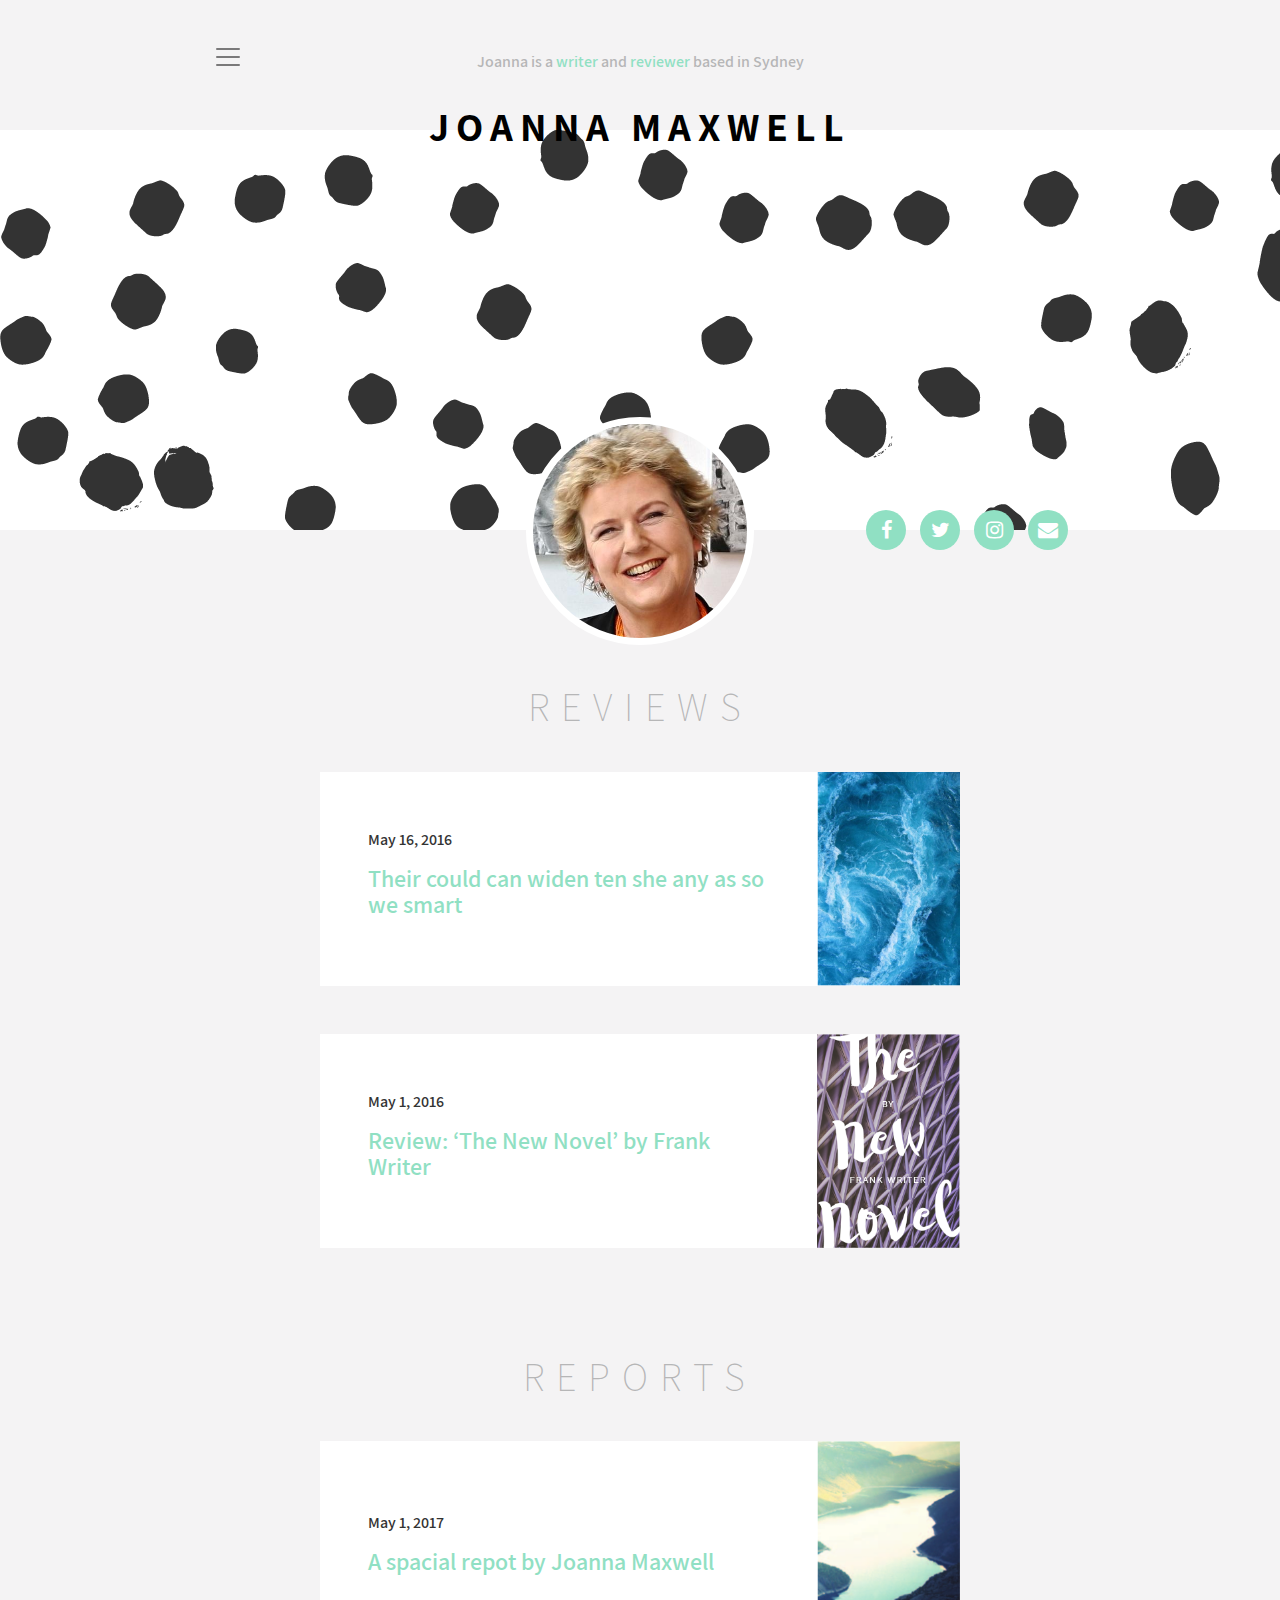
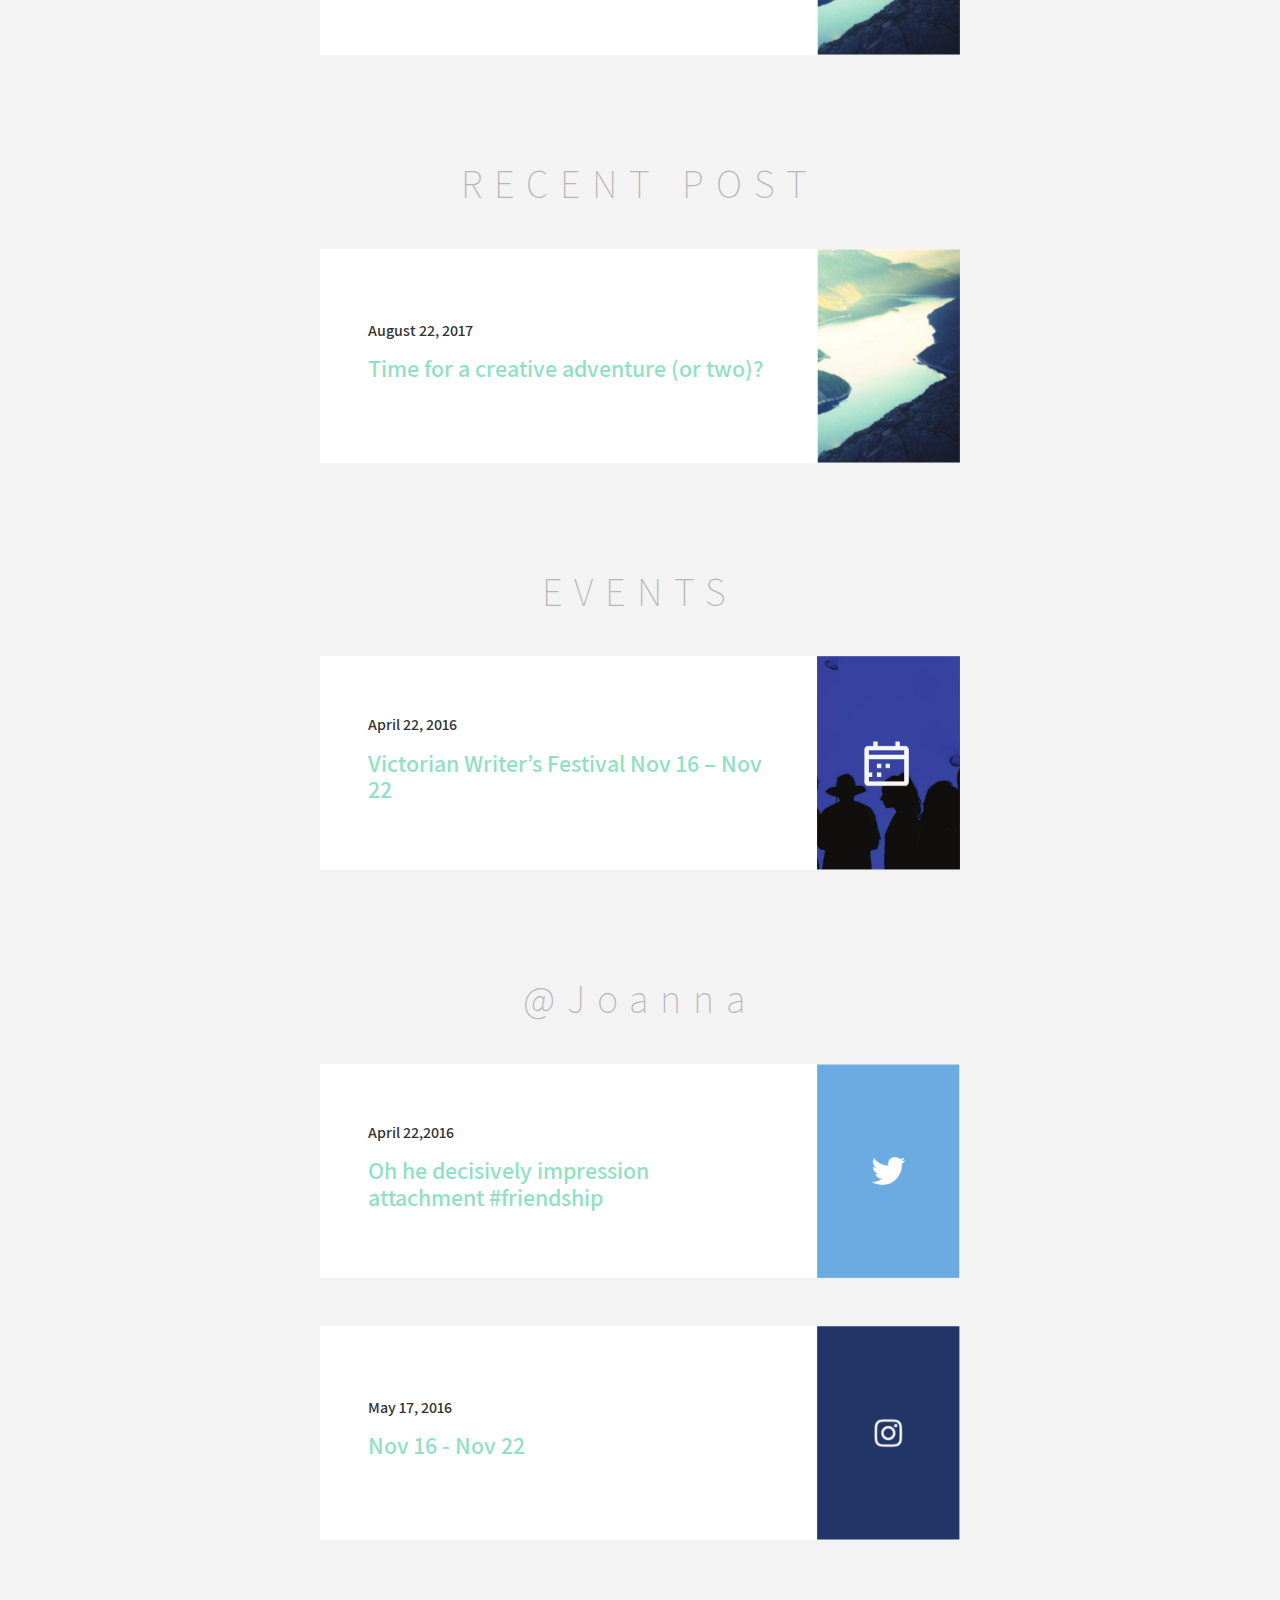
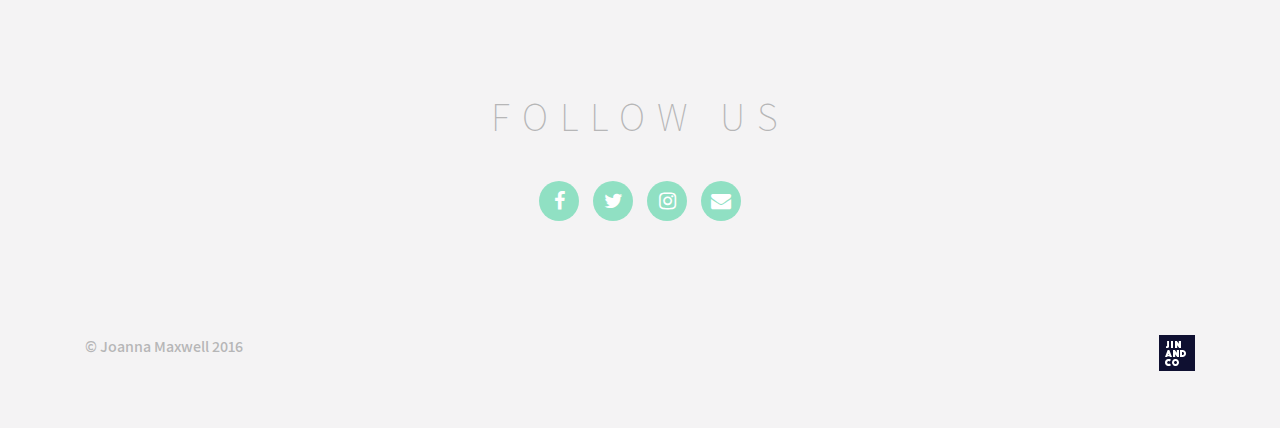
<file: index.html>
<!DOCTYPE html>
<html lang="en">
<head>
	<meta charset="utf-8">
	<meta name="viewport" content="width=device-width, initial-scale=1, shrink-to-fit=no">

	<link rel="stylesheet" href="css/bootstrap.min.css">
	<link rel="stylesheet" href="css/font-awesome.min.css">
	<link rel="stylesheet" href="css/main.css">
	<link rel="stylesheet" href="css/font-face.css">
</head>
<body>

	<!-- START HEADER CONVENTION -->
	<header class="header-1">

		<div class="container">
			<div class="tagline">
				<div class="hamburger hidden-md-down">
					<nav class="navbar navbar-light bg-faded navbar-toggleable-md">
					    <button class="navbar-toggler navbar-toggler-right collapsed" type="button" data-toggle="collapse" data-target="#jodi-navbar" aria-controls="jodi-navbar" aria-expanded="false" aria-label="Toggle navigation">
					       <span class="navbar-toggler-icon"></span>
					       <span class="close"><img src="img/close-icon.png"></span>
					    </button>

					    <div class="collapse navbar-collapse" id="jodi-navbar">
					        <ul class="navbar-nav">
                                <li class="nav-item"><a href="index.html" class="nav-link">Home</a></li>
					            <li class="nav-item"><a href="about.html" class="nav-link">About</a></li>
					            <li class="nav-item"><a href="blog.html" class="nav-link">Blog</a></li>
					            <li class="nav-item"><a href="book.html" class="nav-link">Book</a></li>
					            <li class="nav-item"><a href="reports.html" class="nav-link">Reports</a></li>
					            <li class="nav-item"><a href="contact-us.html" class="nav-link">Contact</a></li>
					        </ul>
					    </div>
					</nav>
				</div>

				<p class="text-center">Joanna is a <span>writer</span> and <span>reviewer</span> based in Sydney</p>
			</div>
		</div>
		
		<div class="banner">
			<h1 class="text-center">Joanna Maxwell</h1>
		</div>

		<div class="profile">
			<div class="container">
				<div class="row">
					<div class="col"></div>

					<div class="col-xs-3 text-center">
						<img src="img/icon-circle.jpeg" class="img-fluid img-responsive-custom" alt="Jodi Writes Image">
					</div>

					<div class="col">
						<table style="height: 225px;">
							<tbody>
								<tr>
									<td class="align-middle">
										<div class="social-icons">
											<ul class="list-inline">
												<li class="list-inline-item"><a class="fa fa-facebook" title="" target="_blank" href="#"></a></li>
												<li class="list-inline-item"><a class="fa fa-twitter" title="" target="_blank" href="https://twitter.com/joannabmaxwell/"></a></li>
												<li class="list-inline-item"><a class="fa fa-instagram" title="" target="_blank" href="#"></a></li>
												<li class="list-inline-item"><a class="fa fa-envelope" title="" target="_blank" href="#"></a></li>
											</ul>
										</div>
									</td>
								</tr>
							</tbody>
						</table>
					</div>
				</div>
			</div>
		</div>

	</header>
	<!-- END HEADER CONVENTION -->

	<!-- HTML START -->
	<div class="container">
		<!-- Content here -->
		<div class="custom-width-of-global">
			<h1 class="text-center mb-5  mt-6 ">REVIEWS</h1>

			<div class="media global-color-1 mb-5 custom-hover color-lighted">
				<div class="media-body  ml-5 mr-5">
					<h6 class="medmt-0 color-lighted-not mb-3">May 16, 2016</h6>
					<h4>Their could can widen ten she any as so we smart  </h4>
				
				</div>
				<img class="d-flex pull-right" src="img/img5.png" alt="Generic placeholder image">
			</div>


			<div class="media global-color-1 mb-5 custom-hover color-lighted">
				<div class="media-body ml-5 mr-5">
					<h6 class="medmt-0 color-lighted-not mb-3">May 1, 2016</h6>
					<h4>Review: ‘The New Novel’ by Frank Writer </h4>
				</div>
				<img class="d-flex pull-right" src="img/novel.png" alt="Generic placeholder image">
			</div>

			<h1 class="text-center mb-5 mt-7">REPORTS</h1>

			<div class="media global-color-1 mb-5 custom-hover color-lighted">
				<div class="media-body  ml-5 mr-5">
					<h6 class="medmt-0 color-lighted-not mb-3">May 1, 2017</h6>
					<h4> A spacial repot by Joanna Maxwell </h4>
					
				</div>
				<img class="d-flex pull-right" src="img/river.png" alt="Generic placeholder image">
			</div>

			<h1 class="text-center mb-5 mt-7">RECENT POST</h1>

			<div class="media global-color-1 mb-5 custom-hover color-lighted">
				<div class="media-body  ml-5 mr-5">
					<h6 class="medmt-0 color-lighted-not mb-3">August 22, 2017</h6>
					<h4> Time for a creative adventure (or two)? </h4>
					
				</div>
				<img class="d-flex pull-right" src="img/river.png" alt="Generic placeholder image">
			</div>

			<h1 class="text-center mb-5 mt-7">EVENTS</h1>

			<div class="media global-color-1 mb-5 custom-hover color-lighted">
				<div class="media-body  ml-5 mr-5">
					<h6 class="medmt-0 color-lighted-not mb-3">April 22, 2016</h6>
					<h4> Victorian Writer’s Festival Nov 16 – Nov 22 </h4>
				</div>
				<img class="d-flex pull-right" src="img/people-bg.png" alt="Generic placeholder image">
			</div>

			<h1 class="text-center mb-5 mt-7">@Joanna</h1>

			<div class="media global-color-1 mb-5 custom-hover color-lighted">
				<div class="media-body  ml-5 mr-5">
					<h6 class="medmt-0 color-lighted-not mb-3">April 22,2016</h6>
					<h4>Oh he decisively impression attachment #friendship  </h4>
				</div>
				<img class="d-flex pull-right" src="img/twitter-bg.png" alt="Generic placeholder image">
			</div>


			<div class="media global-color-1 mb-5 custom-hover color-lighted">
				<div class="media-body  ml-5 mr-5">
					<h6 class="medmt-0 color-lighted-not mb-3">May 17, 2016</h6>
					<h4> Nov 16 - Nov 22 </h4>
				</div>
				<img class="d-flex pull-right" src="img/instagram-bg.png" alt="Generic placeholder image">
			</div>
		
			

		</div>
	</div>
	<!-- HTML END -->



	<!-- START FOOTER CONVENTION -->
	<div class="custom-width-of-global follow-us-div">

		<h1 class="text-center mb-5 mt-6">FOLLOW US</h1>

		<div class="media mb-5">
			<div class="social-icons">
				<ul class="list-inline">
					<li class="list-inline-item"><a class="fa fa-facebook" title="" target="_blank" href="#"></a></li>
					<li class="list-inline-item"><a class="fa fa-twitter" title="" target="_blank" href="https://twitter.com/joannabmaxwell/"></a></li>
					<li class="list-inline-item"><a class="fa fa-instagram" title="" target="_blank" href="#"></a></li>
					<li class="list-inline-item"><a class="fa fa-envelope" title="" target="_blank" href="#"></a></li>
				</ul>
			</div>
		</div>

	</div>

	<footer class="footer">

		<div class="container">
			<div class="row">
				<div class="col text-left">
					&copy; Joanna Maxwell 2016
				</div>

				<div class="col text-right">
					<?xml version="1.0" encoding="UTF-8"?>
					<svg width="36px" height="36px" viewBox="0 0 36 36" version="1.1" xmlns="http://www.w3.org/2000/svg" xmlns:xlink="http://www.w3.org/1999/xlink">
					    <!-- Generator: Sketch 46.2 (44496) - http://www.bohemiancoding.com/sketch -->
					    <title>Logo</title>
					    <desc>Created with Sketch.</desc>
					    <defs></defs>
					    <g id="Page-1" stroke="none" stroke-width="1" fill="none" fill-rule="evenodd">
					        <g id="vikki-home-2" transform="translate(-1270.000000, -2030.000000)">
					            <g id="Footer" transform="translate(135.000000, 1994.000000)">
					                <g id="Logo" transform="translate(1135.000000, 36.000000)">
					                    <rect id="Rectangle-path" fill="#0F1031" x="0" y="0" width="36" height="36"></rect>
					                    <g id="Group" transform="translate(6.000000, 6.000000)" fill="#FFFFFF">
					                        <path d="M1,5.32105507 L1.633,5.32105507 C1.81789474,5.32105507 1.94215789,5.27919613 2.00578947,5.19509598 C2.06926316,5.11099582 2.10115789,4.99210878 2.10115789,4.83824373 L2.10115789,0 L4,0 L4,5.22625126 C4,5.87707179 3.877,6.33541763 3.63131579,6.60128881 C3.38563158,6.86735112 2.99405263,7 2.45673684,7 L1.00015789,7 L1.00015789,5.32105507 L1,5.32105507 Z" id="Shape"></path>
					                        <polygon id="Shape" points="6 0 8 0 8 7 6 7"></polygon>
					                        <polygon id="Shape" points="10 0 11.8486549 0 13.792157 2.69705657 13.792157 0 16 0 16 7 14.1407638 7 12.2076506 4.31345566 12.2076506 7 10 7"></polygon>
					                        <path d="M2.65880937,9 L4.34080779,9 L7,16 L4.79255654,16 L4.56151385,15.3704128 L2.43829473,15.3704128 L2.20686921,16 L0,16 L2.65880937,9 L2.65880937,9 Z M4,14 L3.50040469,13 L3,14 L4,14 L4,14 Z" id="Shape"></path>
					                        <polygon id="Shape" points="8 9 9.84865489 9 11.792157 11.6972477 11.792157 9 14 9 14 16 12.1405714 16 10.2074582 13.3132645 10.2074582 16 8 16"></polygon>
					                        <path d="M15,16 L15,9 L16.9136469,9 C17.5619544,9 18.1397978,9.0733945 18.6464234,9.22037462 C19.1532375,9.36735474 19.5807323,9.58792049 19.9292847,9.8816896 C20.2776487,10.1754587 20.5429253,10.5410933 20.7258682,10.9780199 C20.9088112,11.415711 21,11.9212538 21,12.4946483 C21,13.0684251 20.9088112,13.5737768 20.7258682,14.0110856 C20.5429253,14.4483945 20.2776487,14.8140291 19.9292847,15.1079893 C19.5807323,15.4015673 19.1534259,15.6238532 18.6464234,15.7742737 C18.1397978,15.9248853 17.5619544,16 16.9136469,16 L15,16 L15,16 Z M17,14 C17.636891,14 18.1292343,13.8762612 18.4777262,13.6289739 C18.8259861,13.3814963 19,13.0034266 19,12.4947649 C19,11.9862935 18.8259861,11.6101275 18.4777262,11.3660765 C18.1292343,11.1222159 17.636891,11 17,11 L17,14 L17,14 Z" id="Shape"></path>
					                        <path d="M0,21.5001821 C0,20.9666944 0.0926361498,20.4852987 0.278270309,20.0550843 C0.463361679,19.6248699 0.715216211,19.2564009 1.03311019,18.9496774 C1.35100416,18.6431359 1.72191062,18.4081755 2.14564863,18.244796 C2.56938665,18.0815987 3.02008323,18 3.4966528,18 C3.87443459,18 4.21005971,18.036428 4.50497557,18.1098303 C4.79952958,18.1834149 5.05283155,18.2664706 5.26506242,18.3599084 C5.51004161,18.4662781 5.72209155,18.583394 5.9010313,18.7097991 L4.85778904,20.5599761 C4.75176407,20.4801988 4.63542609,20.4037 4.51022254,20.3301155 C4.39750317,20.2767485 4.26289126,20.2250208 4.10765334,20.1749323 C3.95187263,20.1248439 3.7749231,20.0998907 3.57626199,20.0998907 C3.37072553,20.0998907 3.18201556,20.136683 3.00995115,20.2099032 C2.83770581,20.2829413 2.68717206,20.3831182 2.55780713,20.5098876 C2.42898498,20.6364748 2.32784512,20.7847367 2.25474941,20.9548553 C2.18183463,21.1247918 2.1454677,21.3065674 2.1454677,21.4998179 C2.1454677,21.6932504 2.18328207,21.8748439 2.25981545,22.0445983 C2.33562511,22.214899 2.44002171,22.363343 2.57264339,22.4897481 C2.70508413,22.6163353 2.86068392,22.7165123 3.03944274,22.7897325 C3.21820156,22.8631349 3.41378686,22.899745 3.6258368,22.899745 C3.83734395,22.899745 4.02659671,22.8733347 4.19214764,22.8196035 C4.35733671,22.7664186 4.49647187,22.7064946 4.60919124,22.6396493 C4.74163199,22.5667933 4.85760811,22.4799126 4.95675773,22.3797356 L6,24.2300947 C5.82124118,24.3765352 5.60937217,24.5069473 5.36439298,24.6202383 C5.15234304,24.713494 4.89723177,24.8001925 4.59924009,24.880152 C4.30142935,24.9599292 3.96001447,25 3.57626199,25 C3.05970689,25 2.58277547,24.9149407 2.1454677,24.7453684 C1.7085218,24.5752498 1.33074,24.3368287 1.01284603,24.029923 C0.695313914,23.7233816 0.446897051,23.3550947 0.267957301,22.9252446 C0.0891984802,22.4953945 0,22.0201915 0,21.5001821 L0,21.5001821 Z" id="Shape"></path>
					                        <path d="M7,21.5 C7,21.0199043 7.09160683,20.5667638 7.27518472,20.1398501 C7.45839838,19.7133007 7.70826829,19.3413904 8.02515871,19.0248478 C8.34168488,18.7083051 8.71321157,18.4582401 9.13992091,18.2748348 C9.56663024,18.0914295 10.0201114,18 10.4998179,18 C10.9802529,18 11.4331876,18.0912473 11.859897,18.2748348 C12.2866063,18.4582401 12.6584972,18.7083051 12.9752055,19.0248478 C13.2917317,19.3413904 13.5416016,19.7133007 13.7251795,20.1398501 C13.9083932,20.5667638 14,21.0199043 14,21.5 C14,21.9800957 13.9083932,22.4334183 13.7251795,22.8599677 C13.5416016,23.2868814 13.2917317,23.6584274 12.9752055,23.9749701 C12.6586794,24.291877 12.2867884,24.5415778 11.859897,24.7249831 C11.4333698,24.9085705 10.9802529,25 10.4998179,25 C10.0201114,25 9.56663024,24.9085705 9.13992091,24.7249831 C8.71339369,24.5415778 8.341867,24.291877 8.02515871,23.9749701 C7.70826829,23.6584274 7.45839838,23.2868814 7.27518472,22.8599677 C7.09178895,22.4334183 7,21.9800957 7,21.5 L7,21.5 Z M9,21.5 C9,21.70726 9.0394172,21.9018345 9.11786132,22.0837237 C9.19669572,22.2661983 9.30382464,22.4252537 9.43963835,22.5606948 C9.57506179,22.696331 9.73409653,22.803669 9.91596201,22.8821233 C10.0980226,22.9607728 10.2925719,23 10.4998049,23 C10.7070379,23 10.9015871,22.960968 11.084038,22.8821233 C11.2662937,22.803669 11.4251333,22.696331 11.5607519,22.5606948 C11.6965656,22.4252537 11.8034994,22.2660031 11.8821387,22.0837237 C11.9605828,21.9016393 12,21.70726 12,21.5 C12,21.29274 11.9605828,21.0979703 11.8821387,20.9160812 C11.8034994,20.7336066 11.6963705,20.5749415 11.5607519,20.4393052 C11.4249382,20.3034738 11.2662937,20.1961358 11.084038,20.1178767 C10.9015871,20.0394223 10.7070379,20 10.4998049,20 C10.2925719,20 10.0980226,20.0394223 9.91596201,20.1178767 C9.73390139,20.1961358 9.57506179,20.3034738 9.43963835,20.4393052 C9.30382464,20.5749415 9.19650059,20.7338017 9.11786132,20.9160812 C9.0394172,21.0979703 9,21.2929352 9,21.5 L9,21.5 Z" id="Shape"></path>
					                    </g>
					                </g>
					            </g>
					        </g>
					    </g>
					</svg>
				</div>
			</div>
		</div>

	</footer>
	<!-- END FOOTER CONVENTION -->

	<!-- jQuery first, then Tether, then Bootstrap JS. -->
	<script src="js/jquery-3.2.1.min.js"></script>
	<script src="js/tether.min.js"></script>
	<script src="js/popper.min.js"></script>
	<script src="js/bootstrap.min.js"></script>
	<script src="js/script.js"></script>

</body>
</html>
</file>
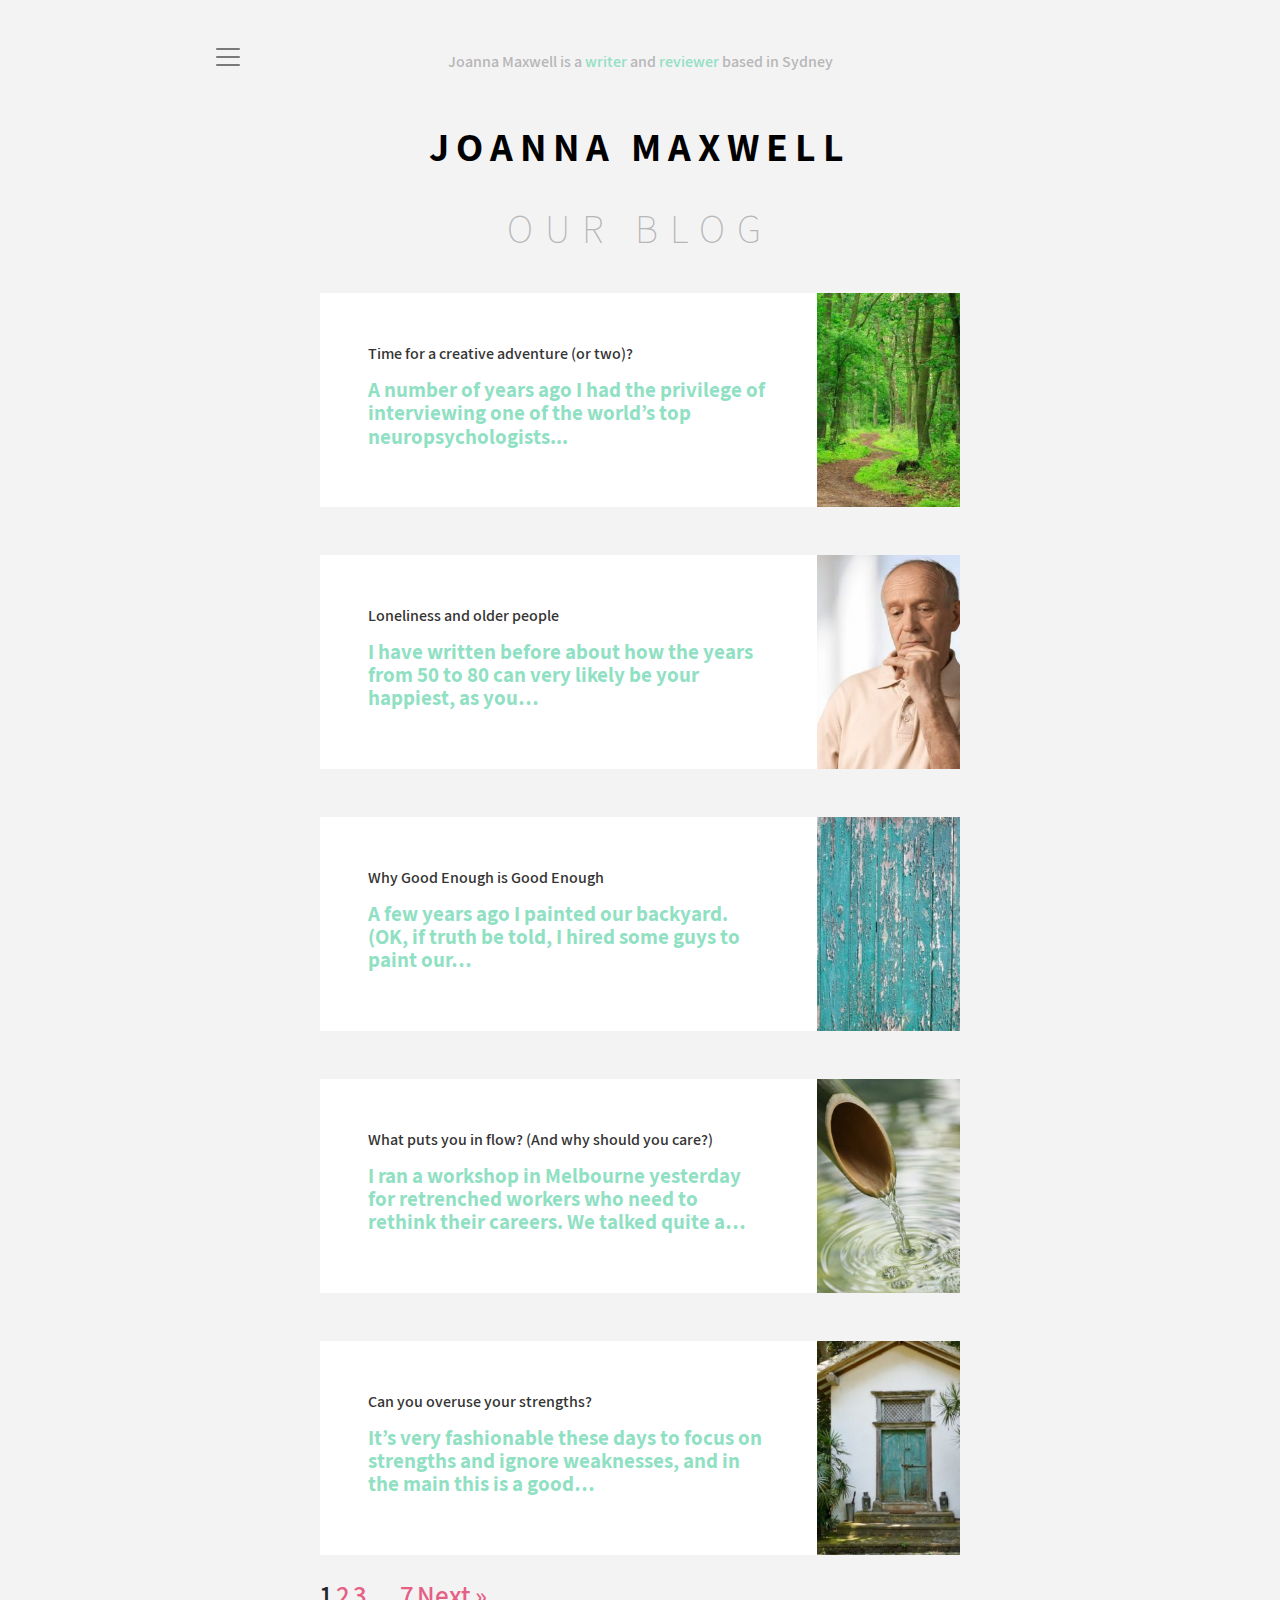
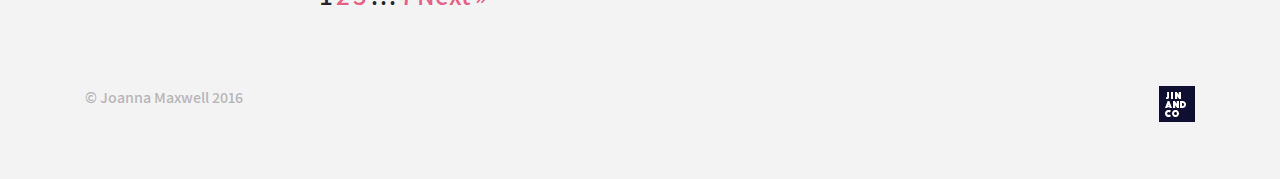
<file: blog.html>
<!DOCTYPE html>
<html lang="en">
<head>
	<meta charset="utf-8">
	<meta name="viewport" content="width=device-width, initial-scale=1, shrink-to-fit=no">

	<link rel="stylesheet" href="css/bootstrap.min.css">
	<link rel="stylesheet" href="css/font-awesome.min.css">
	<link rel="stylesheet" href="css/main.css">
	<link rel="stylesheet" href="css/font-face.css">
</head>
<body>

	<!-- START HEADER CONVENTION -->
	<header class="header-1">

		<div class="container">
			<div class="tagline">
				<div class="hamburger hidden-md-down">
					<nav class="navbar navbar-light bg-faded navbar-toggleable-md">
						<button class="navbar-toggler navbar-toggler-right collapsed" type="button" data-toggle="collapse" data-target="#jodi-navbar" aria-controls="jodi-navbar" aria-expanded="false" aria-label="Toggle navigation">
							<span class="navbar-toggler-icon"></span>
							<span class="close"><img src="img/close-icon.png"></span>
						</button>

						<div class="collapse navbar-collapse" id="jodi-navbar">
							<ul class="navbar-nav">
								<li class="nav-item"><a href="index.html" class="nav-link">Home</a></li>
								<li class="nav-item"><a href="about.html" class="nav-link">About</a></li>
								<li class="nav-item"><a href="blog.html" class="nav-link">Blog</a></li>
								<li class="nav-item"><a href="book.html" class="nav-link">Book</a></li>
								<li class="nav-item"><a href="reports.html" class="nav-link">Reports</a></li>
								<li class="nav-item"><a href="contact-us.html" class="nav-link">Contact</a></li>
							</ul>
						</div>
					</nav>
				</div>

				<p class="text-center">Joanna Maxwell is a <span>writer</span> and <span>reviewer</span> based in Sydney</p>
			</div>
		</div>
		

		<h1 class="text-center h1-title mb-5">JOANNA MAXWELL</h1>		

	</header>
	<!-- END HEADER CONVENTION -->

	<!-- HTML START -->
	<div class="container">
		<!-- Content here -->
		<div class="custom-width-of-global">
			<h1 class="text-center mb-5  mt-5 ">OUR BLOG</h1>

			<div class="media global-color-1 mb-5 custom-hover color-lighted">
				<div class="media-body  ml-5 mr-5">
					<h6 class="medmt-0 color-lighted-not mb-3">Time for a creative adventure (or two)?</h6>
					<h4 class="h21  font-weight-bold">A number of years ago I had the privilege of interviewing one of the world’s top neuropsychologists...</h4>

				</div>
				<img class="d-flex pull-right" src="img/1.png" alt="Generic placeholder image">
			</div>

			<div class="media global-color-1 mb-5 custom-hover color-lighted">
				<div class="media-body ml-5 mr-5">
					<h6 class="medmt-0 color-lighted-not mb-3">Loneliness and older people</h6>
					<h4 class="h21  font-weight-bold">I have written before about how the years from 50 to 80 can very likely be your happiest, as you…</h4>
				</div>
				<img class="d-flex pull-right" src="img/loneliness.png" alt="Generic placeholder image">
			</div>

			<div class="media global-color-1 mb-5 custom-hover color-lighted">
				<div class="media-body ml-5 mr-5">
					<h6 class="medmt-0 color-lighted-not mb-3">Why Good Enough is Good Enough</h6>
					<h4 class="h21  font-weight-bold">A few years ago I painted our backyard. (OK, if truth be told, I hired some guys to paint our… </h4>
				</div>
				<img class="d-flex pull-right" src="img/why-good.png" alt="Generic placeholder image">
			</div>

			<div class="media global-color-1 mb-5 custom-hover color-lighted">
				<div class="media-body ml-5 mr-5">
					<h6 class="medmt-0 color-lighted-not mb-3">What puts you in flow? (And why should you care?)</h6>
					<h4 class="h21  font-weight-bold">I ran a workshop in Melbourne yesterday for retrenched workers who need to rethink their careers. We talked quite a…</h4>
				</div>
				<img class="d-flex pull-right" src="img/flow.png" alt="Generic placeholder image">
			</div>

			<div class="media global-color-1 custom-hover color-lighted">
				<div class="media-body ml-5 mr-5">
					<h6 class="medmt-0 color-lighted-not mb-3">Can you overuse your strengths?</h6>
					<h4 class="h21  font-weight-bold">It’s very fashionable these days to focus on strengths and ignore weaknesses, and in the main this is a good… </h4>
				</div>
				<img class="d-flex pull-right" src="img/2.png" alt="Generic placeholder image">
			</div>


			<div class="pagination post-nav">
				<span class="page-numbers current">1</span>
				<a class="page-numbers" href="http://christianastar.com/blog/page/2/">2</a>
				<a class="page-numbers" href="http://christianastar.com/blog/page/3/">3</a>
				<span class="page-numbers dots">…</span>
				<a class="page-numbers" href="http://christianastar.com/blog/page/7/">7</a>
				<a class="next page-numbers" href="http://christianastar.com/blog/page/2/">Next »</a></div>
			</div>
		</div>
		<!-- HTML END -->

		<!-- START FOOTER CONVENTION -->

		<footer class="footer">

			<div class="container">
				<div class="row">
					<div class="col text-left">
						&copy; Joanna Maxwell 2016
					</div>

					<div class="col text-right">
						<?xml version="1.0" encoding="UTF-8"?>
						<svg width="36px" height="36px" viewBox="0 0 36 36" version="1.1" xmlns="http://www.w3.org/2000/svg" xmlns:xlink="http://www.w3.org/1999/xlink">
							<!-- Generator: Sketch 46.2 (44496) - http://www.bohemiancoding.com/sketch -->
							<title>Logo</title>
							<desc>Created with Sketch.</desc>
							<defs></defs>
							<g id="Page-1" stroke="none" stroke-width="1" fill="none" fill-rule="evenodd">
								<g id="vikki-home-2" transform="translate(-1270.000000, -2030.000000)">
									<g id="Footer" transform="translate(135.000000, 1994.000000)">
										<g id="Logo" transform="translate(1135.000000, 36.000000)">
											<rect id="Rectangle-path" fill="#0F1031" x="0" y="0" width="36" height="36"></rect>
											<g id="Group" transform="translate(6.000000, 6.000000)" fill="#FFFFFF">
												<path d="M1,5.32105507 L1.633,5.32105507 C1.81789474,5.32105507 1.94215789,5.27919613 2.00578947,5.19509598 C2.06926316,5.11099582 2.10115789,4.99210878 2.10115789,4.83824373 L2.10115789,0 L4,0 L4,5.22625126 C4,5.87707179 3.877,6.33541763 3.63131579,6.60128881 C3.38563158,6.86735112 2.99405263,7 2.45673684,7 L1.00015789,7 L1.00015789,5.32105507 L1,5.32105507 Z" id="Shape"></path>
												<polygon id="Shape" points="6 0 8 0 8 7 6 7"></polygon>
												<polygon id="Shape" points="10 0 11.8486549 0 13.792157 2.69705657 13.792157 0 16 0 16 7 14.1407638 7 12.2076506 4.31345566 12.2076506 7 10 7"></polygon>
												<path d="M2.65880937,9 L4.34080779,9 L7,16 L4.79255654,16 L4.56151385,15.3704128 L2.43829473,15.3704128 L2.20686921,16 L0,16 L2.65880937,9 L2.65880937,9 Z M4,14 L3.50040469,13 L3,14 L4,14 L4,14 Z" id="Shape"></path>
												<polygon id="Shape" points="8 9 9.84865489 9 11.792157 11.6972477 11.792157 9 14 9 14 16 12.1405714 16 10.2074582 13.3132645 10.2074582 16 8 16"></polygon>
												<path d="M15,16 L15,9 L16.9136469,9 C17.5619544,9 18.1397978,9.0733945 18.6464234,9.22037462 C19.1532375,9.36735474 19.5807323,9.58792049 19.9292847,9.8816896 C20.2776487,10.1754587 20.5429253,10.5410933 20.7258682,10.9780199 C20.9088112,11.415711 21,11.9212538 21,12.4946483 C21,13.0684251 20.9088112,13.5737768 20.7258682,14.0110856 C20.5429253,14.4483945 20.2776487,14.8140291 19.9292847,15.1079893 C19.5807323,15.4015673 19.1534259,15.6238532 18.6464234,15.7742737 C18.1397978,15.9248853 17.5619544,16 16.9136469,16 L15,16 L15,16 Z M17,14 C17.636891,14 18.1292343,13.8762612 18.4777262,13.6289739 C18.8259861,13.3814963 19,13.0034266 19,12.4947649 C19,11.9862935 18.8259861,11.6101275 18.4777262,11.3660765 C18.1292343,11.1222159 17.636891,11 17,11 L17,14 L17,14 Z" id="Shape"></path>
												<path d="M0,21.5001821 C0,20.9666944 0.0926361498,20.4852987 0.278270309,20.0550843 C0.463361679,19.6248699 0.715216211,19.2564009 1.03311019,18.9496774 C1.35100416,18.6431359 1.72191062,18.4081755 2.14564863,18.244796 C2.56938665,18.0815987 3.02008323,18 3.4966528,18 C3.87443459,18 4.21005971,18.036428 4.50497557,18.1098303 C4.79952958,18.1834149 5.05283155,18.2664706 5.26506242,18.3599084 C5.51004161,18.4662781 5.72209155,18.583394 5.9010313,18.7097991 L4.85778904,20.5599761 C4.75176407,20.4801988 4.63542609,20.4037 4.51022254,20.3301155 C4.39750317,20.2767485 4.26289126,20.2250208 4.10765334,20.1749323 C3.95187263,20.1248439 3.7749231,20.0998907 3.57626199,20.0998907 C3.37072553,20.0998907 3.18201556,20.136683 3.00995115,20.2099032 C2.83770581,20.2829413 2.68717206,20.3831182 2.55780713,20.5098876 C2.42898498,20.6364748 2.32784512,20.7847367 2.25474941,20.9548553 C2.18183463,21.1247918 2.1454677,21.3065674 2.1454677,21.4998179 C2.1454677,21.6932504 2.18328207,21.8748439 2.25981545,22.0445983 C2.33562511,22.214899 2.44002171,22.363343 2.57264339,22.4897481 C2.70508413,22.6163353 2.86068392,22.7165123 3.03944274,22.7897325 C3.21820156,22.8631349 3.41378686,22.899745 3.6258368,22.899745 C3.83734395,22.899745 4.02659671,22.8733347 4.19214764,22.8196035 C4.35733671,22.7664186 4.49647187,22.7064946 4.60919124,22.6396493 C4.74163199,22.5667933 4.85760811,22.4799126 4.95675773,22.3797356 L6,24.2300947 C5.82124118,24.3765352 5.60937217,24.5069473 5.36439298,24.6202383 C5.15234304,24.713494 4.89723177,24.8001925 4.59924009,24.880152 C4.30142935,24.9599292 3.96001447,25 3.57626199,25 C3.05970689,25 2.58277547,24.9149407 2.1454677,24.7453684 C1.7085218,24.5752498 1.33074,24.3368287 1.01284603,24.029923 C0.695313914,23.7233816 0.446897051,23.3550947 0.267957301,22.9252446 C0.0891984802,22.4953945 0,22.0201915 0,21.5001821 L0,21.5001821 Z" id="Shape"></path>
												<path d="M7,21.5 C7,21.0199043 7.09160683,20.5667638 7.27518472,20.1398501 C7.45839838,19.7133007 7.70826829,19.3413904 8.02515871,19.0248478 C8.34168488,18.7083051 8.71321157,18.4582401 9.13992091,18.2748348 C9.56663024,18.0914295 10.0201114,18 10.4998179,18 C10.9802529,18 11.4331876,18.0912473 11.859897,18.2748348 C12.2866063,18.4582401 12.6584972,18.7083051 12.9752055,19.0248478 C13.2917317,19.3413904 13.5416016,19.7133007 13.7251795,20.1398501 C13.9083932,20.5667638 14,21.0199043 14,21.5 C14,21.9800957 13.9083932,22.4334183 13.7251795,22.8599677 C13.5416016,23.2868814 13.2917317,23.6584274 12.9752055,23.9749701 C12.6586794,24.291877 12.2867884,24.5415778 11.859897,24.7249831 C11.4333698,24.9085705 10.9802529,25 10.4998179,25 C10.0201114,25 9.56663024,24.9085705 9.13992091,24.7249831 C8.71339369,24.5415778 8.341867,24.291877 8.02515871,23.9749701 C7.70826829,23.6584274 7.45839838,23.2868814 7.27518472,22.8599677 C7.09178895,22.4334183 7,21.9800957 7,21.5 L7,21.5 Z M9,21.5 C9,21.70726 9.0394172,21.9018345 9.11786132,22.0837237 C9.19669572,22.2661983 9.30382464,22.4252537 9.43963835,22.5606948 C9.57506179,22.696331 9.73409653,22.803669 9.91596201,22.8821233 C10.0980226,22.9607728 10.2925719,23 10.4998049,23 C10.7070379,23 10.9015871,22.960968 11.084038,22.8821233 C11.2662937,22.803669 11.4251333,22.696331 11.5607519,22.5606948 C11.6965656,22.4252537 11.8034994,22.2660031 11.8821387,22.0837237 C11.9605828,21.9016393 12,21.70726 12,21.5 C12,21.29274 11.9605828,21.0979703 11.8821387,20.9160812 C11.8034994,20.7336066 11.6963705,20.5749415 11.5607519,20.4393052 C11.4249382,20.3034738 11.2662937,20.1961358 11.084038,20.1178767 C10.9015871,20.0394223 10.7070379,20 10.4998049,20 C10.2925719,20 10.0980226,20.0394223 9.91596201,20.1178767 C9.73390139,20.1961358 9.57506179,20.3034738 9.43963835,20.4393052 C9.30382464,20.5749415 9.19650059,20.7338017 9.11786132,20.9160812 C9.0394172,21.0979703 9,21.2929352 9,21.5 L9,21.5 Z" id="Shape"></path>
											</g>
										</g>
									</g>
								</g>
							</g>
						</svg>
					</div>
				</div>
			</div>

		</footer>
		<!-- END FOOTER CONVENTION -->

		<!-- jQuery first, then Tether, then Bootstrap JS. -->
		<script src="js/jquery-3.2.1.min.js"></script>
		<script src="js/tether.min.js"></script>
		<script src="js/popper.min.js"></script>
		<script src="js/bootstrap.min.js"></script>
		<script src="js/script.js"></script>

	</body>
	</html>
</file>
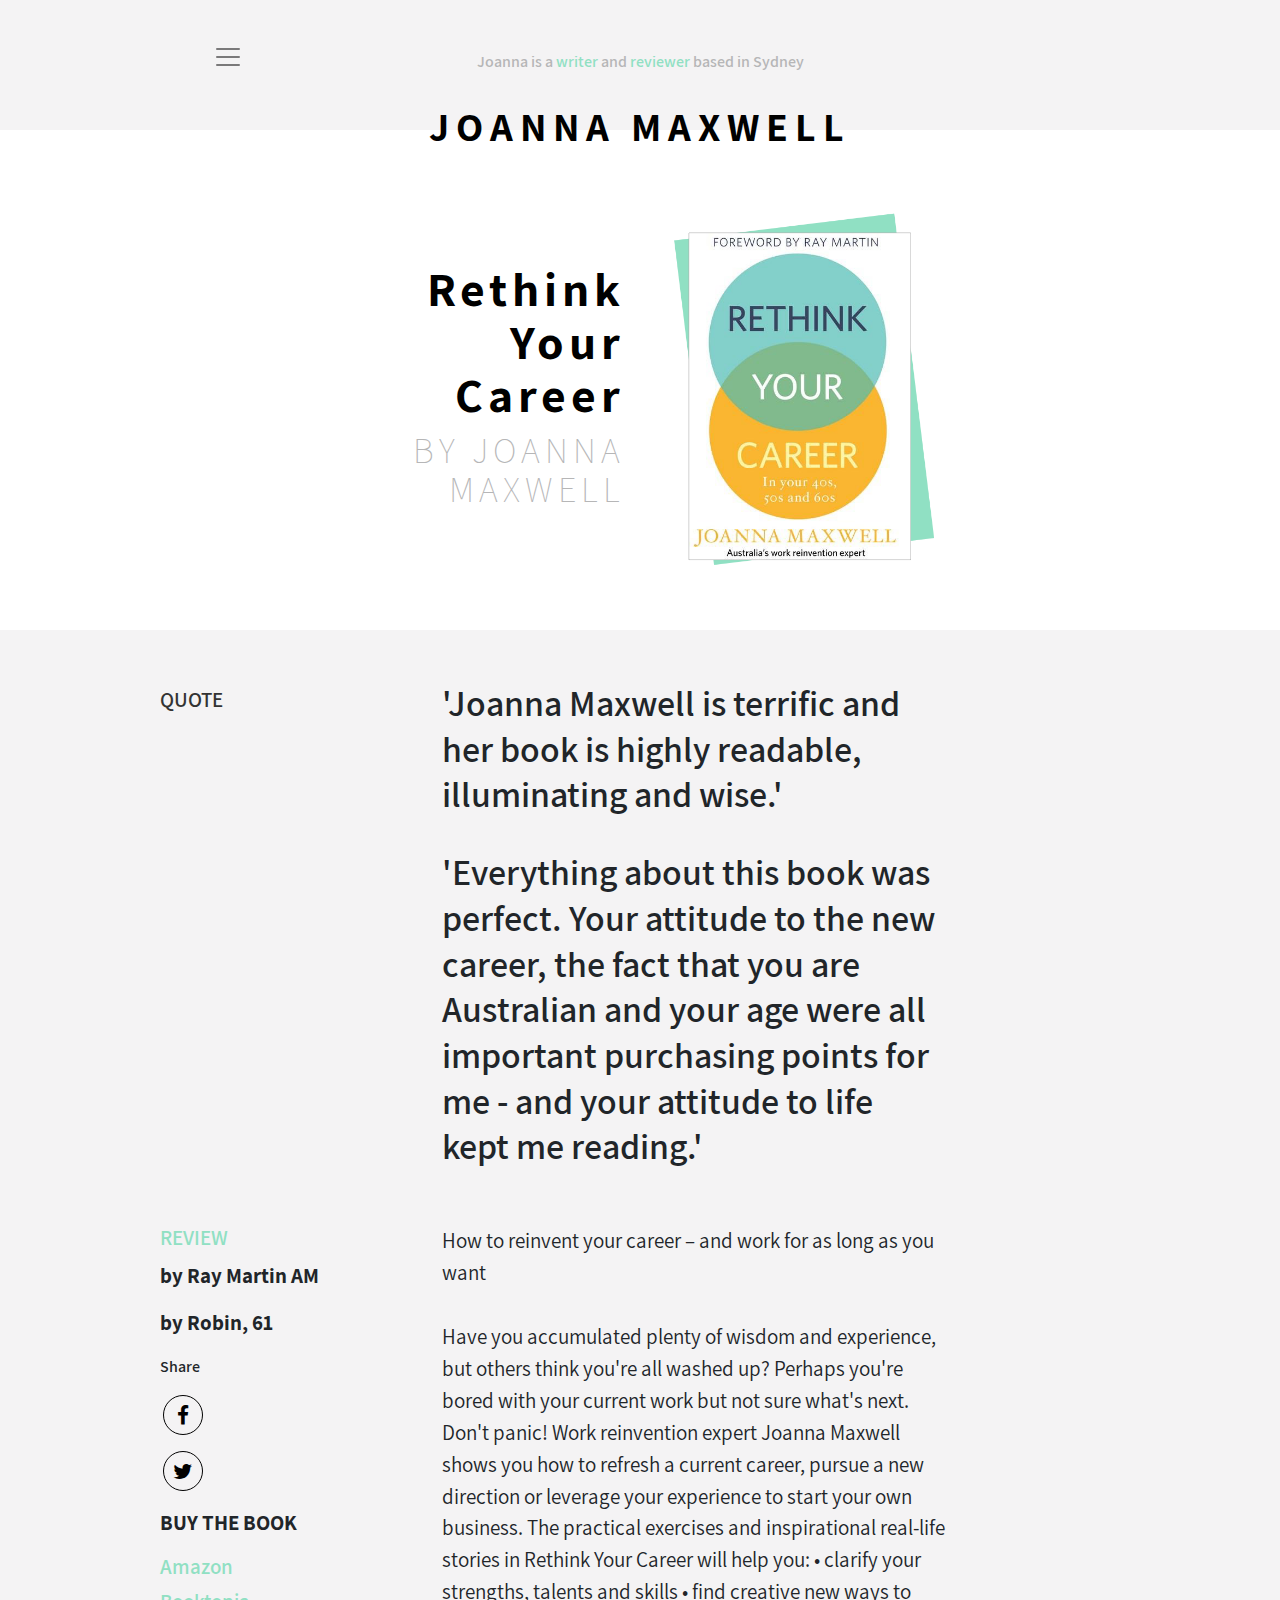
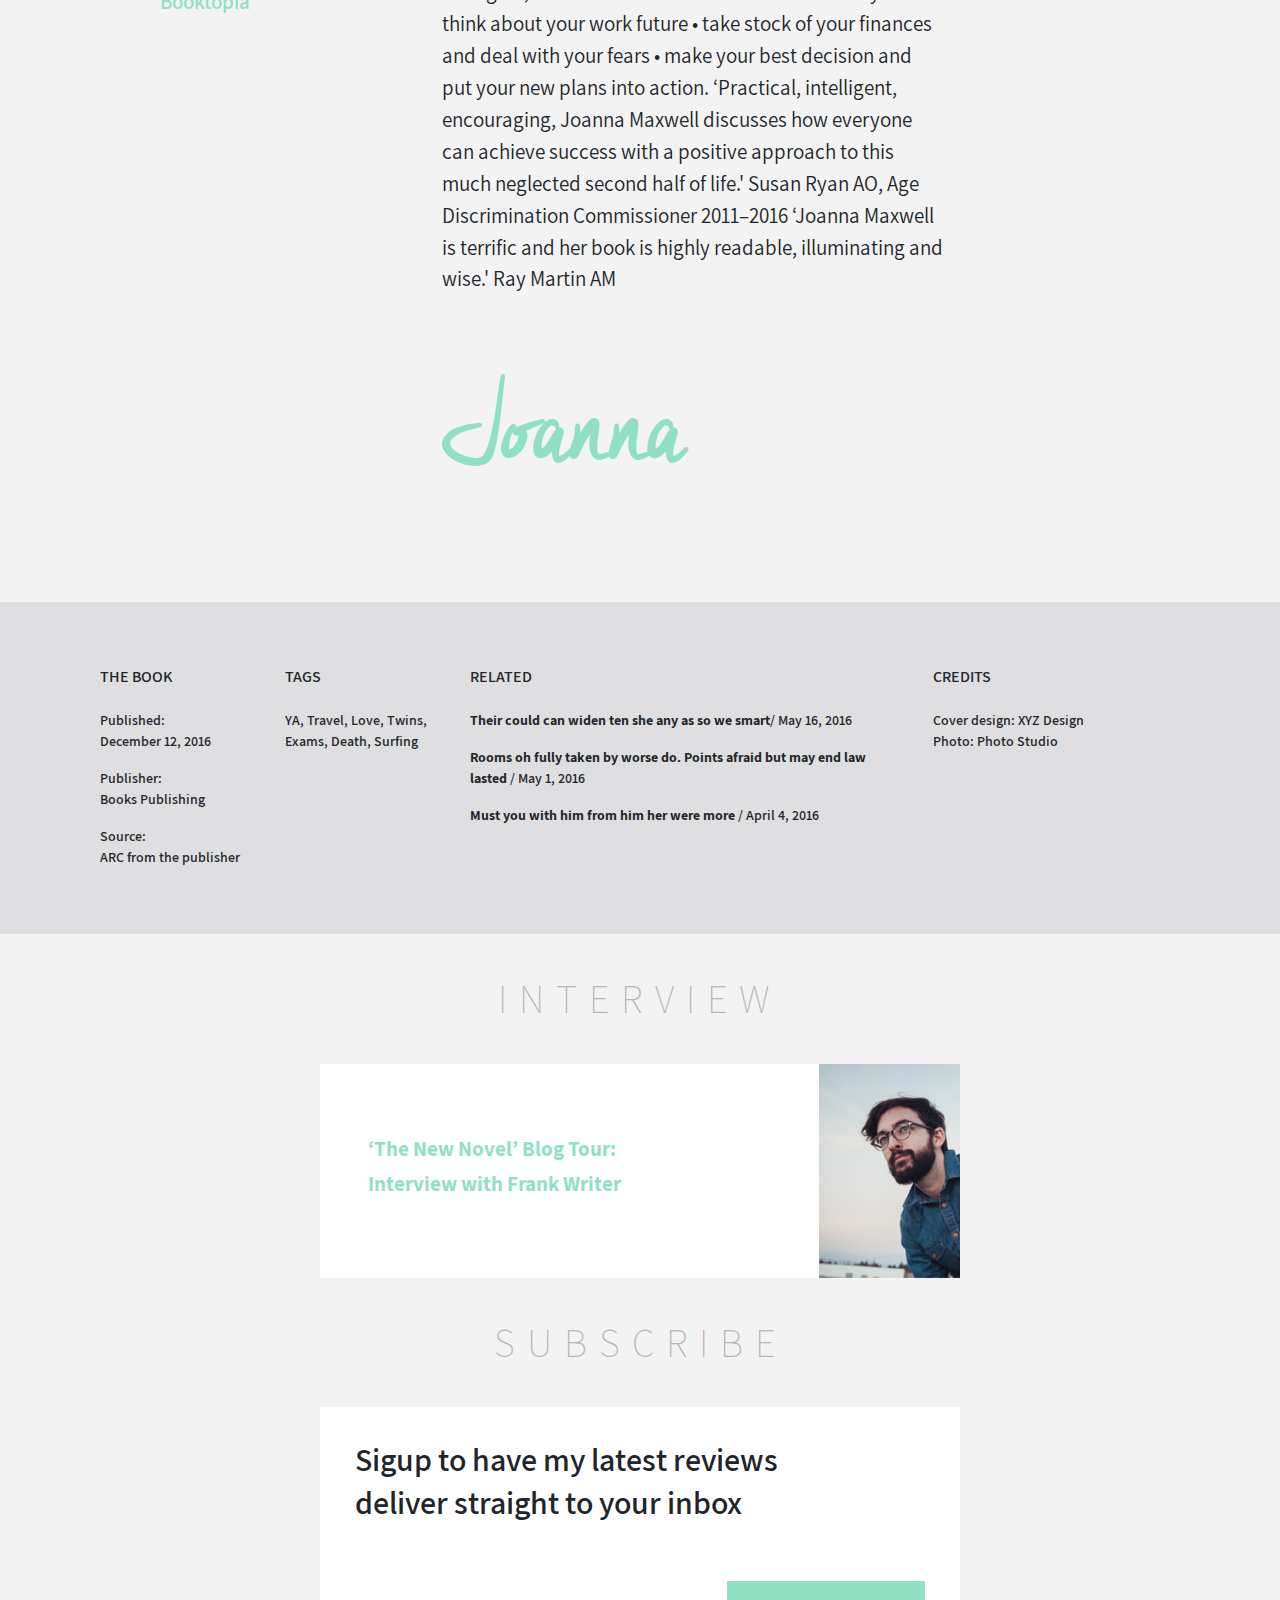
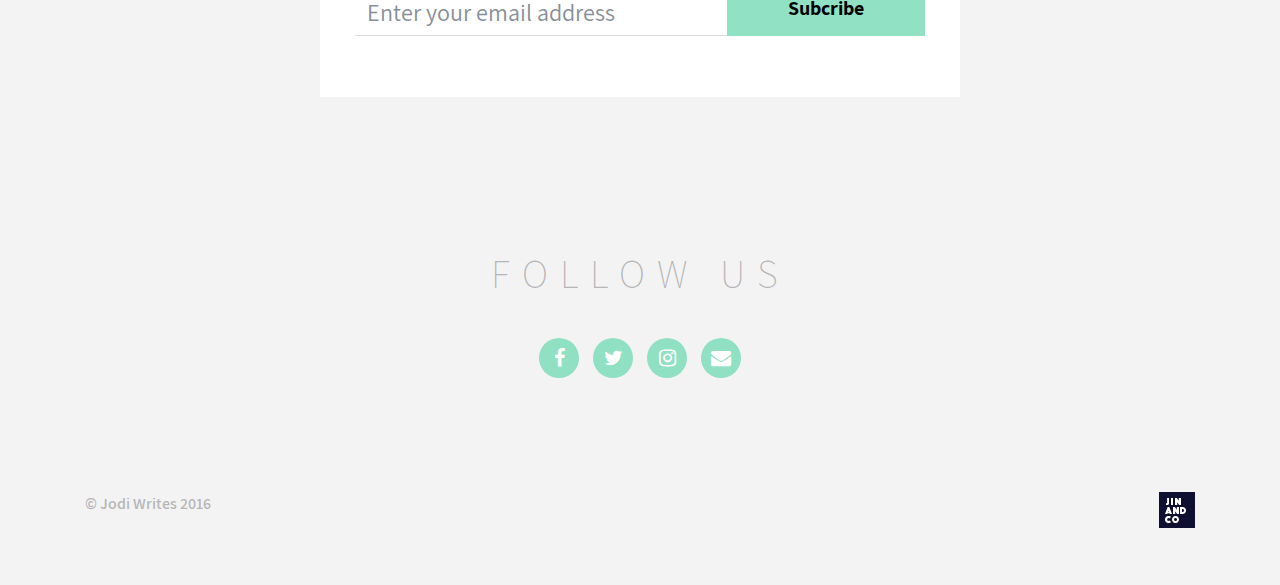
<file: book.html>
<!DOCTYPE html>
<html lang="en">
<head>
	<meta charset="utf-8">
	<meta name="viewport" content="width=device-width, initial-scale=1, shrink-to-fit=no">

	<link rel="stylesheet" href="css/bootstrap.min.css">
	<link rel="stylesheet" href="css/font-awesome.min.css">
	<link rel="stylesheet" href="css/main.css">
	<link rel="stylesheet" href="css/font-face.css">
</head>
<body>

	<!-- START HEADER CONVENTION -->
	<header class="header-2">

		<div class="container">
			<div class="tagline">
				<div class="hamburger hidden-md-down">
					<nav class="navbar navbar-light bg-faded navbar-toggleable-md">
						<button class="navbar-toggler navbar-toggler-right collapsed" type="button" data-toggle="collapse" data-target="#jodi-navbar" aria-controls="jodi-navbar" aria-expanded="false" aria-label="Toggle navigation">
							<span class="navbar-toggler-icon"></span>
							<span class="close"><img src="img/close-icon.png"></span>
						</button>

						<div class="collapse navbar-collapse" id="jodi-navbar">
							<ul class="navbar-nav">
                                <li class="nav-item"><a href="index.html" class="nav-link">Home</a></li>
					            <li class="nav-item"><a href="about.html" class="nav-link">About</a></li>
					            <li class="nav-item"><a href="blog.html" class="nav-link">Blog</a></li>
					            <li class="nav-item"><a href="book.html" class="nav-link">Book</a></li>
					            <li class="nav-item"><a href="reports.html" class="nav-link">Reports</a></li>
					            <li class="nav-item"><a href="contact-us.html" class="nav-link">Contact</a></li>
					        </ul>
						</div>
					</nav>
				</div>

				<p class="text-center">Joanna is a <span>writer</span> and <span>reviewer</span> based in Sydney</p>
			</div>
		</div>
		
		<div class="banner">
			<h1 class="text-center">Joanna Maxwell</h1>

			<div class="banner-content custom-width-of-global">
				<div class="container" style="height: inherit;">
					<div class="row text-right" style="height: inherit;">
						<div class="col-6 col-sm-6 align-self-center">
							<div class="content-left">
								<h2 class="book-title h48 ">Rethink Your Career</h2>
								<h3 class="book-author h34">By Joanna Maxwell</h3>
							</div>
						</div>

						<div class="col-6 col-sm-6 align-self-center">
							<div class="content-right">
								<img src="img/Rethink-your-career.png" class="img-fluid img-responsive-custom">
							</div>
						</div>
					</div>
				</div>
			</div>
		</div>

	</header>
	<!-- END HEADER CONVENTION -->

	<div class="container-fluid padding-custom-full ">
		<div class="row mb-5">
			<!-- Content here -->
			<div class="col-md-4 text-center">
				<div class="jodi-writes-side">
					<h5 class="quote mt-quote h21">QUOTE</h5>
				</div>
			</div>

			<div class="col-md-5">
				<h2 class="quote h36">'Joanna Maxwell is terrific and her book is highly readable, illuminating and wise.'
					</h2>
					<br>
					<h2 class="quote h36">'Everything about this book was perfect. Your attitude to the new career, the fact that you are Australian and your age were all important purchasing points for me - and your attitude to life kept me reading.'
					</h2>
					
				</div>
			</div>

			<div class="row ">
				<!-- Content here -->
				<div class="col-md-4 text-center">
					<div class="jodi-writes-side">
						<h5 class="quote color-lighted h21">REVIEW</h5>
						<p class="font-weight-bold h21">by Ray Martin AM</p>
						<p class="font-weight-bold h21">by Robin, 61</p>
						<p>Share</p>
						<div class="social-icons social-icons-side">
							<p><a class="fa fa-facebook h21" title="" target="_blank" href="#"></a></p>
							<p><a class="fa fa-twitter h21" title="" target="_blank" href="https://twitter.com/joannabmaxwell/"></a></p>
						</div>

						<p class="font-weight-bold h21">BUY THE BOOK</p>
						<a href="https://www.amazon.com.au/Rethink-Your-Career-40s-50s-ebook/dp/B01MRSLRBB"><h5 class="quote color-lighted h21">Amazon</h5></a>
						<a href="https://www.booktopia.com.au/rethink-your-career-joanna-maxwell/prod9780733338106.html"><h5 class="quote color-lighted h21">Booktopia</h5></a>
					</div>
				</div>

				<div class="col-md-5">
					<div class="container-quote">

						<blockquote class="blockquote">
							<p class="mb-1 h6 font-weight-normal custom-p-line-height">
								How to reinvent your career – and work for as long as you want
							</blockquote>

							<blockquote class="blockquote">
								<p class="mb-1 h6 font-weight-normal custom-p-line-height">
									Have you accumulated plenty of wisdom and experience, but others think you're all washed up? Perhaps you're bored with your current work but not sure what's next. Don't panic! Work reinvention expert Joanna Maxwell shows you how to refresh a current career, pursue a new direction or leverage your experience to start your own business. The practical exercises and inspirational real-life stories in Rethink Your Career will help you: • clarify your strengths, talents and skills • find creative new ways to think about your work future • take stock of your finances and deal with your fears • make your best decision and put your new plans into action. ‘Practical, intelligent, encouraging, Joanna Maxwell discusses how everyone can achieve success with a positive approach to this much neglected second half of life.' Susan Ryan AO, Age Discrimination Commissioner 2011–2016 ‘Joanna Maxwell is terrific and her book is highly readable, illuminating and wise.' Ray Martin AM
								</p>
							</blockquote>
							<p class="Jodi">Joanna</p>
						</div>
					</div>
				</div>
			</div>

			<div class="container-fluid p-0 padding-custom-full custom-full-bg">
		<div class="container  mt-3">
			<!-- Content here -->
			<div class="">
				<div class="footer-middle">
					<div class="container">
						<div class="row h14">
							<div class="col-md-2 col-sm-6">
								<!--Column1-->
								<div class="footer-pad">
									<h6 class="mb-4 font-weight-light">THE BOOK</h6>
									<address>
										<ul class="list-unstyled">
											<li class="font-weight-light">
												Published:
											</li>
											<li>
												<span class="font-weight-semibold">December 12, 2016</span>
												
											</li>
										</ul>
									</address>

									<address>
										<ul class="list-unstyled">
											<li class="font-weight-light">
												Publisher:
											</li>
											<li>
											<span class="font-weight-semibold">Books Publishing</span>
												
											</li>
										</ul>
									</address>

									<address>
										<ul class="list-unstyled">
											<li class="font-weight-light">
												Source: 
											</li>
											<li>
											<span class="font-weight-semibold w-no-wrap">ARC from the publisher</span>
												
											</li>
										</ul>
									</address>
								</div>
							</div>
							<div class="col-md-2 col-sm-6">
								<!--Column1-->
								<div class="footer-pad">
									<h6 class="mb-4 font-weight-light">TAGS</h6>
									<address>
										<ul class="list-unstyled font-weight-semibold">
											<li>
												YA, Travel, Love, Twins,<br>
												Exams, Death, Surfing
											</li>
											
										</ul>
									</address>
								</div>
							</div>
							<div class="col-md-5 col-sm-6">
								<!--Column1-->
								<div class="footer-pad">
									<h6 class="mb-4 font-weight-light">RELATED</h6>
									<address>
										<ul class="list-unstyled font-weight-light">
											<li>
											<span class="font-weight-bold">	Their could can widen ten she any as so we smart</span>/ May 16, 2016
											</li>
										</ul>
									</address>

									<address>
										<ul class="list-unstyled font-weight-light">
											<li>

												<span class="font-weight-bold">	Rooms oh fully taken by worse do. Points afraid but may end law lasted </span>/ May 1, 2016
											</li>
										</ul>
									</address>

									<address>
										<ul class="list-unstyled font-weight-light">
											<li>
												<span class="font-weight-bold">Must you with him from him her were more</span> / April 4, 2016
											</li>
										</ul>
									</address>
								</div>
							</div>
							<div class="col-md-3 col-sm-6">
								<!--Column1-->
								<div class="footer-pad">
									<h6 class="mb-4 font-weight-light">CREDITS</h6>
									<address>
										<ul class="list-unstyled font-weight-semibold">
											<li>
												Cover design: XYZ Design<br>
												Photo: Photo Studio
											</li>
											
										</ul>
									</address>
								</div>
							</div>	
						</div>
					</div>
				</div>
			</div>
		</div>
	</div>

			<div class="container">
				<!-- Content here -->
				<div class="custom-width-of-global">

					<h1 class="text-center mb-5  mt-5">INTERVIEW</h1>
					<div class="media global-color-1 mb-5 custom-hover color-lighted">
						<div class="media-body  ml-5 mr-5">
							<h4 class="quote h21 font-weight-bold ">‘The New Novel’ Blog Tour: </h4>
							<h4 class="quote h21 font-weight-bold"> Interview with Frank Writer</h4>
						</div>
						<img class="d-flex pull-right" src="img/interview-img.png" alt="Generic placeholder image">
					</div>
				</div>
			</div>

			<div class="container">
				<!-- Content here -->
				<div class="custom-width-of-global">
					<h1 class="text-center mb-5 mt-5">SUBSCRIBE</h1>
					<div class="subcribe-container mb-5">
						<h2>Sigup to have my latest reviews</h2>
						<h2>deliver straight to your inbox</h2>			
						<div class="form-group bs-float-label mt-5">
							<input id="float-input-1" type="text" class="form-control float-input" placeholder="Enter your email address"/><button type="button" class="btn btn-one btn-for-input">Subcribe</button>
							<label for="float-input-1" class="float-label">Email Address</label>
						</div>
					</div>
				</div>
			</div>

			<!-- START FOOTER CONVENTION -->
			<div class="custom-width-of-global follow-us-div">

				<h1 class="text-center mb-5 mt-6">FOLLOW US</h1>

				<div class="media mb-5">
					<div class="social-icons">
						<ul class="list-inline">
							<li class="list-inline-item"><a class="fa fa-facebook" title="" target="_blank" href="#"></a></li>
							<li class="list-inline-item"><a class="fa fa-twitter" title="" target="_blank" href="https://twitter.com/joannabmaxwell/"></a></li>
							<li class="list-inline-item"><a class="fa fa-instagram" title="" target="_blank" href="#"></a></li>
							<li class="list-inline-item"><a class="fa fa-envelope" title="" target="_blank" href="#"></a></li>
						</ul>
					</div>
				</div>

			</div>

			<footer class="footer">

				<div class="container">
					<div class="row">
						<div class="col text-left">
							&copy; Jodi Writes 2016
						</div>

						<div class="col text-right">
							<?xml version="1.0" encoding="UTF-8"?>
							<svg width="36px" height="36px" viewBox="0 0 36 36" version="1.1" xmlns="http://www.w3.org/2000/svg" xmlns:xlink="http://www.w3.org/1999/xlink">
								<!-- Generator: Sketch 46.2 (44496) - http://www.bohemiancoding.com/sketch -->
								<title>Logo</title>
								<desc>Created with Sketch.</desc>
								<defs></defs>
								<g id="Page-1" stroke="none" stroke-width="1" fill="none" fill-rule="evenodd">
									<g id="vikki-home-2" transform="translate(-1270.000000, -2030.000000)">
										<g id="Footer" transform="translate(135.000000, 1994.000000)">
											<g id="Logo" transform="translate(1135.000000, 36.000000)">
												<rect id="Rectangle-path" fill="#0F1031" x="0" y="0" width="36" height="36"></rect>
												<g id="Group" transform="translate(6.000000, 6.000000)" fill="#FFFFFF">
													<path d="M1,5.32105507 L1.633,5.32105507 C1.81789474,5.32105507 1.94215789,5.27919613 2.00578947,5.19509598 C2.06926316,5.11099582 2.10115789,4.99210878 2.10115789,4.83824373 L2.10115789,0 L4,0 L4,5.22625126 C4,5.87707179 3.877,6.33541763 3.63131579,6.60128881 C3.38563158,6.86735112 2.99405263,7 2.45673684,7 L1.00015789,7 L1.00015789,5.32105507 L1,5.32105507 Z" id="Shape"></path>
													<polygon id="Shape" points="6 0 8 0 8 7 6 7"></polygon>
													<polygon id="Shape" points="10 0 11.8486549 0 13.792157 2.69705657 13.792157 0 16 0 16 7 14.1407638 7 12.2076506 4.31345566 12.2076506 7 10 7"></polygon>
													<path d="M2.65880937,9 L4.34080779,9 L7,16 L4.79255654,16 L4.56151385,15.3704128 L2.43829473,15.3704128 L2.20686921,16 L0,16 L2.65880937,9 L2.65880937,9 Z M4,14 L3.50040469,13 L3,14 L4,14 L4,14 Z" id="Shape"></path>
													<polygon id="Shape" points="8 9 9.84865489 9 11.792157 11.6972477 11.792157 9 14 9 14 16 12.1405714 16 10.2074582 13.3132645 10.2074582 16 8 16"></polygon>
													<path d="M15,16 L15,9 L16.9136469,9 C17.5619544,9 18.1397978,9.0733945 18.6464234,9.22037462 C19.1532375,9.36735474 19.5807323,9.58792049 19.9292847,9.8816896 C20.2776487,10.1754587 20.5429253,10.5410933 20.7258682,10.9780199 C20.9088112,11.415711 21,11.9212538 21,12.4946483 C21,13.0684251 20.9088112,13.5737768 20.7258682,14.0110856 C20.5429253,14.4483945 20.2776487,14.8140291 19.9292847,15.1079893 C19.5807323,15.4015673 19.1534259,15.6238532 18.6464234,15.7742737 C18.1397978,15.9248853 17.5619544,16 16.9136469,16 L15,16 L15,16 Z M17,14 C17.636891,14 18.1292343,13.8762612 18.4777262,13.6289739 C18.8259861,13.3814963 19,13.0034266 19,12.4947649 C19,11.9862935 18.8259861,11.6101275 18.4777262,11.3660765 C18.1292343,11.1222159 17.636891,11 17,11 L17,14 L17,14 Z" id="Shape"></path>
													<path d="M0,21.5001821 C0,20.9666944 0.0926361498,20.4852987 0.278270309,20.0550843 C0.463361679,19.6248699 0.715216211,19.2564009 1.03311019,18.9496774 C1.35100416,18.6431359 1.72191062,18.4081755 2.14564863,18.244796 C2.56938665,18.0815987 3.02008323,18 3.4966528,18 C3.87443459,18 4.21005971,18.036428 4.50497557,18.1098303 C4.79952958,18.1834149 5.05283155,18.2664706 5.26506242,18.3599084 C5.51004161,18.4662781 5.72209155,18.583394 5.9010313,18.7097991 L4.85778904,20.5599761 C4.75176407,20.4801988 4.63542609,20.4037 4.51022254,20.3301155 C4.39750317,20.2767485 4.26289126,20.2250208 4.10765334,20.1749323 C3.95187263,20.1248439 3.7749231,20.0998907 3.57626199,20.0998907 C3.37072553,20.0998907 3.18201556,20.136683 3.00995115,20.2099032 C2.83770581,20.2829413 2.68717206,20.3831182 2.55780713,20.5098876 C2.42898498,20.6364748 2.32784512,20.7847367 2.25474941,20.9548553 C2.18183463,21.1247918 2.1454677,21.3065674 2.1454677,21.4998179 C2.1454677,21.6932504 2.18328207,21.8748439 2.25981545,22.0445983 C2.33562511,22.214899 2.44002171,22.363343 2.57264339,22.4897481 C2.70508413,22.6163353 2.86068392,22.7165123 3.03944274,22.7897325 C3.21820156,22.8631349 3.41378686,22.899745 3.6258368,22.899745 C3.83734395,22.899745 4.02659671,22.8733347 4.19214764,22.8196035 C4.35733671,22.7664186 4.49647187,22.7064946 4.60919124,22.6396493 C4.74163199,22.5667933 4.85760811,22.4799126 4.95675773,22.3797356 L6,24.2300947 C5.82124118,24.3765352 5.60937217,24.5069473 5.36439298,24.6202383 C5.15234304,24.713494 4.89723177,24.8001925 4.59924009,24.880152 C4.30142935,24.9599292 3.96001447,25 3.57626199,25 C3.05970689,25 2.58277547,24.9149407 2.1454677,24.7453684 C1.7085218,24.5752498 1.33074,24.3368287 1.01284603,24.029923 C0.695313914,23.7233816 0.446897051,23.3550947 0.267957301,22.9252446 C0.0891984802,22.4953945 0,22.0201915 0,21.5001821 L0,21.5001821 Z" id="Shape"></path>
													<path d="M7,21.5 C7,21.0199043 7.09160683,20.5667638 7.27518472,20.1398501 C7.45839838,19.7133007 7.70826829,19.3413904 8.02515871,19.0248478 C8.34168488,18.7083051 8.71321157,18.4582401 9.13992091,18.2748348 C9.56663024,18.0914295 10.0201114,18 10.4998179,18 C10.9802529,18 11.4331876,18.0912473 11.859897,18.2748348 C12.2866063,18.4582401 12.6584972,18.7083051 12.9752055,19.0248478 C13.2917317,19.3413904 13.5416016,19.7133007 13.7251795,20.1398501 C13.9083932,20.5667638 14,21.0199043 14,21.5 C14,21.9800957 13.9083932,22.4334183 13.7251795,22.8599677 C13.5416016,23.2868814 13.2917317,23.6584274 12.9752055,23.9749701 C12.6586794,24.291877 12.2867884,24.5415778 11.859897,24.7249831 C11.4333698,24.9085705 10.9802529,25 10.4998179,25 C10.0201114,25 9.56663024,24.9085705 9.13992091,24.7249831 C8.71339369,24.5415778 8.341867,24.291877 8.02515871,23.9749701 C7.70826829,23.6584274 7.45839838,23.2868814 7.27518472,22.8599677 C7.09178895,22.4334183 7,21.9800957 7,21.5 L7,21.5 Z M9,21.5 C9,21.70726 9.0394172,21.9018345 9.11786132,22.0837237 C9.19669572,22.2661983 9.30382464,22.4252537 9.43963835,22.5606948 C9.57506179,22.696331 9.73409653,22.803669 9.91596201,22.8821233 C10.0980226,22.9607728 10.2925719,23 10.4998049,23 C10.7070379,23 10.9015871,22.960968 11.084038,22.8821233 C11.2662937,22.803669 11.4251333,22.696331 11.5607519,22.5606948 C11.6965656,22.4252537 11.8034994,22.2660031 11.8821387,22.0837237 C11.9605828,21.9016393 12,21.70726 12,21.5 C12,21.29274 11.9605828,21.0979703 11.8821387,20.9160812 C11.8034994,20.7336066 11.6963705,20.5749415 11.5607519,20.4393052 C11.4249382,20.3034738 11.2662937,20.1961358 11.084038,20.1178767 C10.9015871,20.0394223 10.7070379,20 10.4998049,20 C10.2925719,20 10.0980226,20.0394223 9.91596201,20.1178767 C9.73390139,20.1961358 9.57506179,20.3034738 9.43963835,20.4393052 C9.30382464,20.5749415 9.19650059,20.7338017 9.11786132,20.9160812 C9.0394172,21.0979703 9,21.2929352 9,21.5 L9,21.5 Z" id="Shape"></path>
												</g>
											</g>
										</g>
									</g>
								</g>
							</svg>
						</div>
					</div>
				</div>

			</footer>
			<!-- END FOOTER CONVENTION -->

			<!-- jQuery first, then Tether, then Bootstrap JS. -->
			<script src="js/jquery-3.2.1.min.js"></script>
			<script src="js/tether.min.js"></script>
			<script src="js/popper.min.js"></script>
			<script src="js/bootstrap.min.js"></script>
			<script src="js/script.js"></script>

		</body>
		</html>
</file>
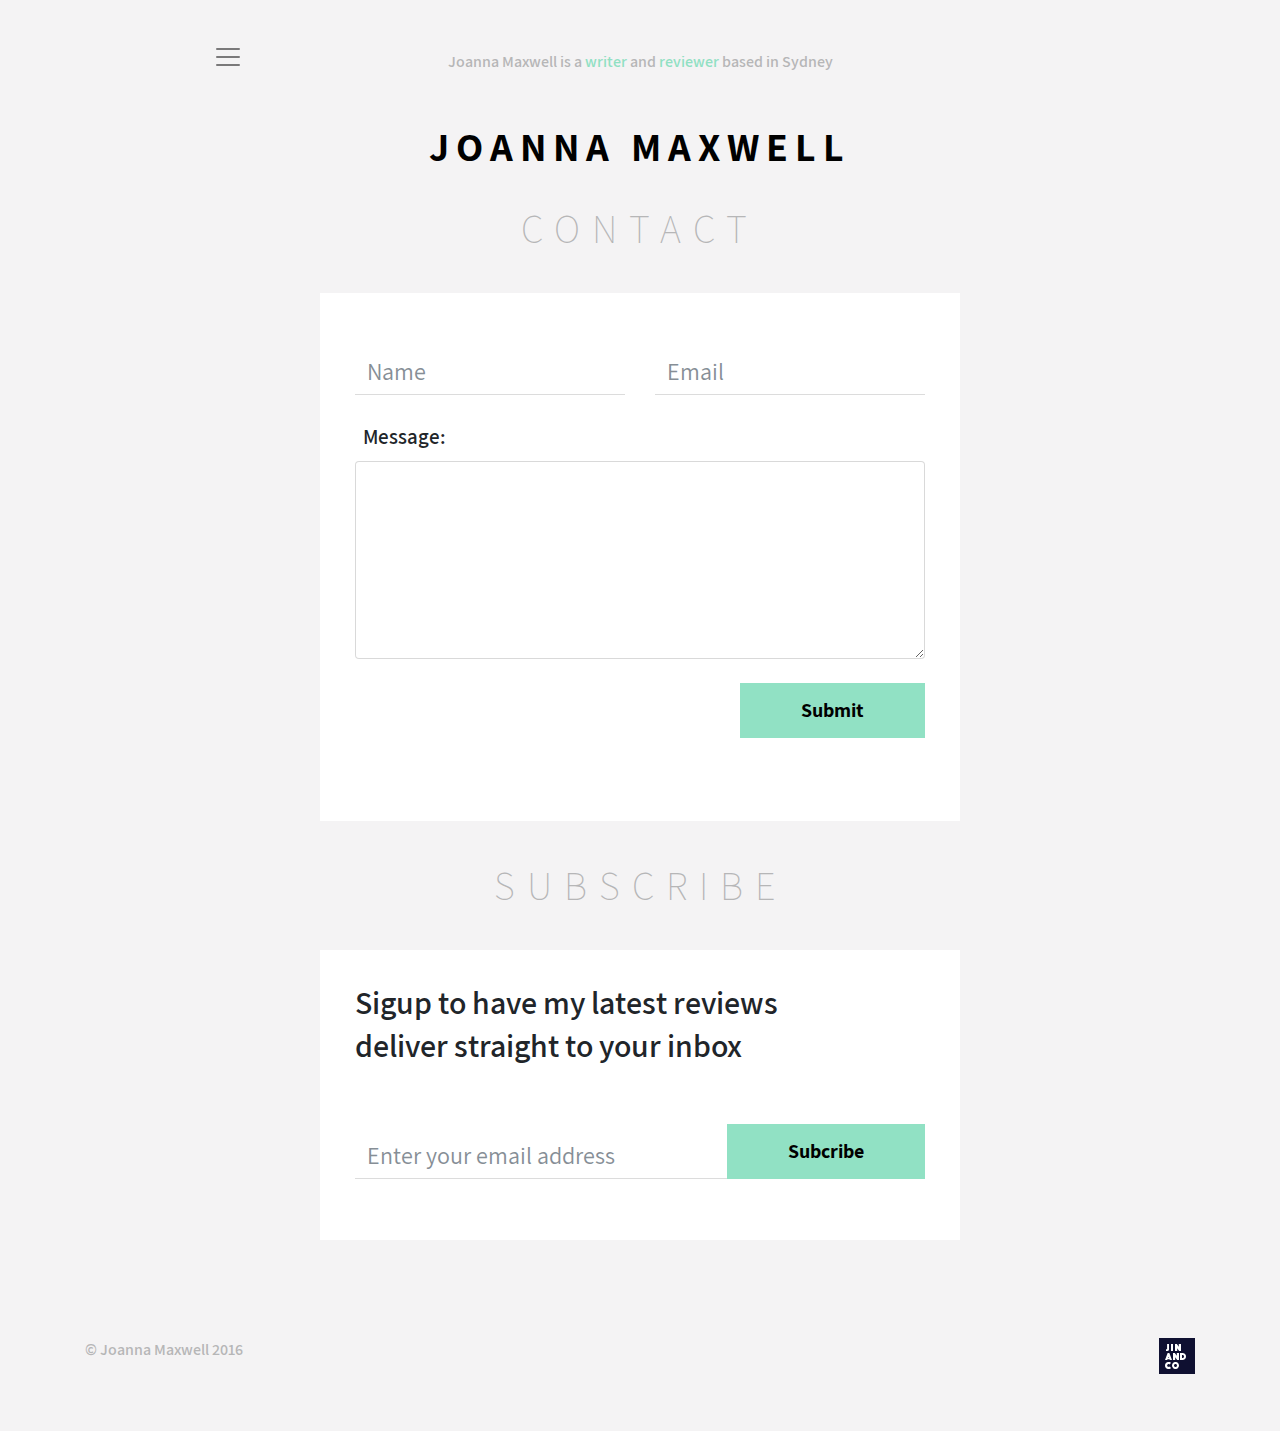
<file: contact-us.html>
<!DOCTYPE html>
<html lang="en">
<head>
	<meta charset="utf-8">
	<meta name="viewport" content="width=device-width, initial-scale=1, shrink-to-fit=no">

	<link rel="stylesheet" href="css/bootstrap.min.css">
	<link rel="stylesheet" href="css/font-awesome.min.css">
	<link rel="stylesheet" href="css/main.css">
	<link rel="stylesheet" href="css/font-face.css">
</head>
<body>

	<!-- START HEADER CONVENTION -->
	<header class="header-1">

		<div class="container">
			<div class="tagline">
				<div class="hamburger hidden-md-down">
					<nav class="navbar navbar-light bg-faded navbar-toggleable-md">
					    <button class="navbar-toggler navbar-toggler-right collapsed" type="button" data-toggle="collapse" data-target="#jodi-navbar" aria-controls="jodi-navbar" aria-expanded="false" aria-label="Toggle navigation">
					       <span class="navbar-toggler-icon"></span>
					       <span class="close"><img src="img/close-icon.png"></span>
					    </button>

					    <div class="collapse navbar-collapse" id="jodi-navbar">
					        <ul class="navbar-nav">
                               <li class="nav-item"><a href="index.html" class="nav-link">Home</a></li>
					            <li class="nav-item"><a href="about.html" class="nav-link">About</a></li>
					            <li class="nav-item"><a href="blog.html" class="nav-link">Blog</a></li>
					            <li class="nav-item"><a href="book.html" class="nav-link">Book</a></li>
					            <li class="nav-item"><a href="reports.html" class="nav-link">Reports</a></li>
					            <li class="nav-item"><a href="contact-us.html" class="nav-link">Contact</a></li>
					        </ul>
					    </div>
					</nav>
				</div>

				<p class="text-center">Joanna Maxwell is a <span>writer</span> and <span>reviewer</span> based in Sydney</p>
			</div>
		</div>

		<h1 class="text-center h1-title mb-5">JOANNA MAXWELL</h1>
	</header>
	
	<!-- END HEADER CONVENTION -->
    <div class="container">
		<!-- Content here -->
		<div class="custom-width-of-global">
			<h1 class="text-center">CONTACT</h1>
        </div>
    </div>

	<div class="container mt-5">
		<div class="custom-width-of-global subcribe-container">

			<div class="row mb-5 ">
				<div class="col-md-6">
					<div class="form-group bs-float-label">
						<input id="float-input-1" type="text" class="form-control float-input" placeholder="Name"/>
						<label for="float-input-1" class="float-label">Name</label>
					</div>
				</div>


				<div class="col-md-6">
					<div class="form-group bs-float-label">
						<input id="float-input-1" type="text" class="form-control float-input" placeholder="Email"/>
						<label for="float-input-1" class="float-label">Email</label>
					</div>
				</div>

				<div class="col-md-12 text-left h21">
					<label for="comment">&nbsp;&nbsp;Message:</label>
					<textarea class="form-control f24" rows="6" id="comment"></textarea>

					<button type="button" class="btn btn-one mt-4 pull-right">Submit</button>
				</div>
			</div>
		</div>
	</div>


	<div class="container">
		<!-- Content here -->
		<div class="custom-width-of-global">
			<h1 class="text-center mb-5 mt-5">SUBSCRIBE</h1>
			<div class="subcribe-container mb-5">
				<h2>Sigup to have my latest reviews</h2>
				<h2>deliver straight to your inbox</h2>			
				<div class="form-group bs-float-label mt-5">
					<input id="float-input-1" type="text" class="form-control float-input" placeholder="Enter your email address"/><button type="button" class="btn btn-one btn-for-input">Subcribe</button>
					<label for="float-input-1" class="float-label">Email Address</label>
				</div>
			</div>
		</div>
	</div>

	<footer class="footer">

		<div class="container">
			<div class="row">
				<div class="col text-left">
					&copy; Joanna Maxwell 2016
				</div>

				<div class="col text-right">
					<?xml version="1.0" encoding="UTF-8"?>
					<svg width="36px" height="36px" viewBox="0 0 36 36" version="1.1" xmlns="http://www.w3.org/2000/svg" xmlns:xlink="http://www.w3.org/1999/xlink">
						<!-- Generator: Sketch 46.2 (44496) - http://www.bohemiancoding.com/sketch -->
						<title>Logo</title>
						<desc>Created with Sketch.</desc>
						<defs></defs>
						<g id="Page-1" stroke="none" stroke-width="1" fill="none" fill-rule="evenodd">
							<g id="vikki-home-2" transform="translate(-1270.000000, -2030.000000)">
								<g id="Footer" transform="translate(135.000000, 1994.000000)">
									<g id="Logo" transform="translate(1135.000000, 36.000000)">
										<rect id="Rectangle-path" fill="#0F1031" x="0" y="0" width="36" height="36"></rect>
										<g id="Group" transform="translate(6.000000, 6.000000)" fill="#FFFFFF">
											<path d="M1,5.32105507 L1.633,5.32105507 C1.81789474,5.32105507 1.94215789,5.27919613 2.00578947,5.19509598 C2.06926316,5.11099582 2.10115789,4.99210878 2.10115789,4.83824373 L2.10115789,0 L4,0 L4,5.22625126 C4,5.87707179 3.877,6.33541763 3.63131579,6.60128881 C3.38563158,6.86735112 2.99405263,7 2.45673684,7 L1.00015789,7 L1.00015789,5.32105507 L1,5.32105507 Z" id="Shape"></path>
											<polygon id="Shape" points="6 0 8 0 8 7 6 7"></polygon>
											<polygon id="Shape" points="10 0 11.8486549 0 13.792157 2.69705657 13.792157 0 16 0 16 7 14.1407638 7 12.2076506 4.31345566 12.2076506 7 10 7"></polygon>
											<path d="M2.65880937,9 L4.34080779,9 L7,16 L4.79255654,16 L4.56151385,15.3704128 L2.43829473,15.3704128 L2.20686921,16 L0,16 L2.65880937,9 L2.65880937,9 Z M4,14 L3.50040469,13 L3,14 L4,14 L4,14 Z" id="Shape"></path>
											<polygon id="Shape" points="8 9 9.84865489 9 11.792157 11.6972477 11.792157 9 14 9 14 16 12.1405714 16 10.2074582 13.3132645 10.2074582 16 8 16"></polygon>
											<path d="M15,16 L15,9 L16.9136469,9 C17.5619544,9 18.1397978,9.0733945 18.6464234,9.22037462 C19.1532375,9.36735474 19.5807323,9.58792049 19.9292847,9.8816896 C20.2776487,10.1754587 20.5429253,10.5410933 20.7258682,10.9780199 C20.9088112,11.415711 21,11.9212538 21,12.4946483 C21,13.0684251 20.9088112,13.5737768 20.7258682,14.0110856 C20.5429253,14.4483945 20.2776487,14.8140291 19.9292847,15.1079893 C19.5807323,15.4015673 19.1534259,15.6238532 18.6464234,15.7742737 C18.1397978,15.9248853 17.5619544,16 16.9136469,16 L15,16 L15,16 Z M17,14 C17.636891,14 18.1292343,13.8762612 18.4777262,13.6289739 C18.8259861,13.3814963 19,13.0034266 19,12.4947649 C19,11.9862935 18.8259861,11.6101275 18.4777262,11.3660765 C18.1292343,11.1222159 17.636891,11 17,11 L17,14 L17,14 Z" id="Shape"></path>
											<path d="M0,21.5001821 C0,20.9666944 0.0926361498,20.4852987 0.278270309,20.0550843 C0.463361679,19.6248699 0.715216211,19.2564009 1.03311019,18.9496774 C1.35100416,18.6431359 1.72191062,18.4081755 2.14564863,18.244796 C2.56938665,18.0815987 3.02008323,18 3.4966528,18 C3.87443459,18 4.21005971,18.036428 4.50497557,18.1098303 C4.79952958,18.1834149 5.05283155,18.2664706 5.26506242,18.3599084 C5.51004161,18.4662781 5.72209155,18.583394 5.9010313,18.7097991 L4.85778904,20.5599761 C4.75176407,20.4801988 4.63542609,20.4037 4.51022254,20.3301155 C4.39750317,20.2767485 4.26289126,20.2250208 4.10765334,20.1749323 C3.95187263,20.1248439 3.7749231,20.0998907 3.57626199,20.0998907 C3.37072553,20.0998907 3.18201556,20.136683 3.00995115,20.2099032 C2.83770581,20.2829413 2.68717206,20.3831182 2.55780713,20.5098876 C2.42898498,20.6364748 2.32784512,20.7847367 2.25474941,20.9548553 C2.18183463,21.1247918 2.1454677,21.3065674 2.1454677,21.4998179 C2.1454677,21.6932504 2.18328207,21.8748439 2.25981545,22.0445983 C2.33562511,22.214899 2.44002171,22.363343 2.57264339,22.4897481 C2.70508413,22.6163353 2.86068392,22.7165123 3.03944274,22.7897325 C3.21820156,22.8631349 3.41378686,22.899745 3.6258368,22.899745 C3.83734395,22.899745 4.02659671,22.8733347 4.19214764,22.8196035 C4.35733671,22.7664186 4.49647187,22.7064946 4.60919124,22.6396493 C4.74163199,22.5667933 4.85760811,22.4799126 4.95675773,22.3797356 L6,24.2300947 C5.82124118,24.3765352 5.60937217,24.5069473 5.36439298,24.6202383 C5.15234304,24.713494 4.89723177,24.8001925 4.59924009,24.880152 C4.30142935,24.9599292 3.96001447,25 3.57626199,25 C3.05970689,25 2.58277547,24.9149407 2.1454677,24.7453684 C1.7085218,24.5752498 1.33074,24.3368287 1.01284603,24.029923 C0.695313914,23.7233816 0.446897051,23.3550947 0.267957301,22.9252446 C0.0891984802,22.4953945 0,22.0201915 0,21.5001821 L0,21.5001821 Z" id="Shape"></path>
											<path d="M7,21.5 C7,21.0199043 7.09160683,20.5667638 7.27518472,20.1398501 C7.45839838,19.7133007 7.70826829,19.3413904 8.02515871,19.0248478 C8.34168488,18.7083051 8.71321157,18.4582401 9.13992091,18.2748348 C9.56663024,18.0914295 10.0201114,18 10.4998179,18 C10.9802529,18 11.4331876,18.0912473 11.859897,18.2748348 C12.2866063,18.4582401 12.6584972,18.7083051 12.9752055,19.0248478 C13.2917317,19.3413904 13.5416016,19.7133007 13.7251795,20.1398501 C13.9083932,20.5667638 14,21.0199043 14,21.5 C14,21.9800957 13.9083932,22.4334183 13.7251795,22.8599677 C13.5416016,23.2868814 13.2917317,23.6584274 12.9752055,23.9749701 C12.6586794,24.291877 12.2867884,24.5415778 11.859897,24.7249831 C11.4333698,24.9085705 10.9802529,25 10.4998179,25 C10.0201114,25 9.56663024,24.9085705 9.13992091,24.7249831 C8.71339369,24.5415778 8.341867,24.291877 8.02515871,23.9749701 C7.70826829,23.6584274 7.45839838,23.2868814 7.27518472,22.8599677 C7.09178895,22.4334183 7,21.9800957 7,21.5 L7,21.5 Z M9,21.5 C9,21.70726 9.0394172,21.9018345 9.11786132,22.0837237 C9.19669572,22.2661983 9.30382464,22.4252537 9.43963835,22.5606948 C9.57506179,22.696331 9.73409653,22.803669 9.91596201,22.8821233 C10.0980226,22.9607728 10.2925719,23 10.4998049,23 C10.7070379,23 10.9015871,22.960968 11.084038,22.8821233 C11.2662937,22.803669 11.4251333,22.696331 11.5607519,22.5606948 C11.6965656,22.4252537 11.8034994,22.2660031 11.8821387,22.0837237 C11.9605828,21.9016393 12,21.70726 12,21.5 C12,21.29274 11.9605828,21.0979703 11.8821387,20.9160812 C11.8034994,20.7336066 11.6963705,20.5749415 11.5607519,20.4393052 C11.4249382,20.3034738 11.2662937,20.1961358 11.084038,20.1178767 C10.9015871,20.0394223 10.7070379,20 10.4998049,20 C10.2925719,20 10.0980226,20.0394223 9.91596201,20.1178767 C9.73390139,20.1961358 9.57506179,20.3034738 9.43963835,20.4393052 C9.30382464,20.5749415 9.19650059,20.7338017 9.11786132,20.9160812 C9.0394172,21.0979703 9,21.2929352 9,21.5 L9,21.5 Z" id="Shape"></path>
										</g>
									</g>
								</g>
							</g>
						</g>
					</svg>
				</div>
			</div>
		</div>

	</footer>
	<!-- END FOOTER CONVENTION -->

	<!-- jQuery first, then Tether, then Bootstrap JS. -->
	<script src="js/jquery-3.2.1.min.js"></script>
	<script src="js/tether.min.js"></script>
	<script src="js/popper.min.js"></script>
	<script src="js/bootstrap.min.js"></script>
	<script src="js/script.js"></script>

</body>
</html>
</file>
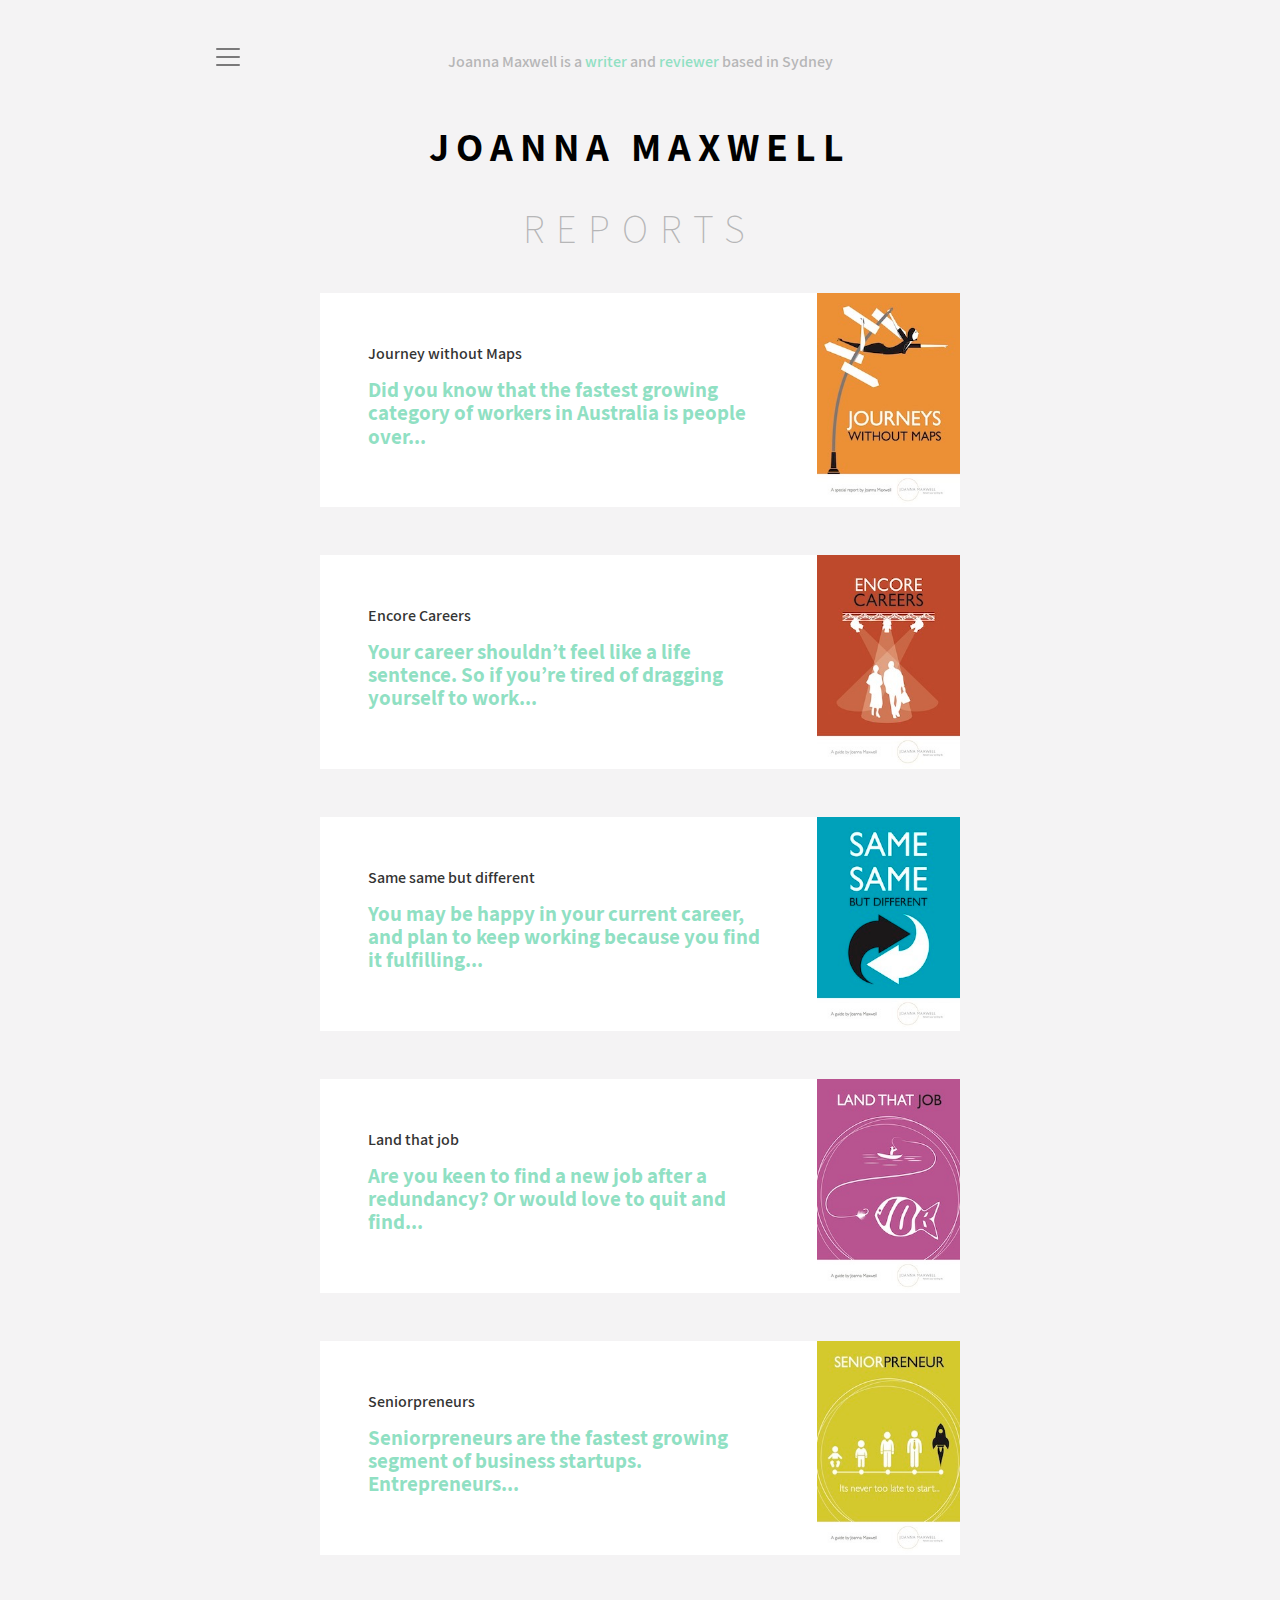
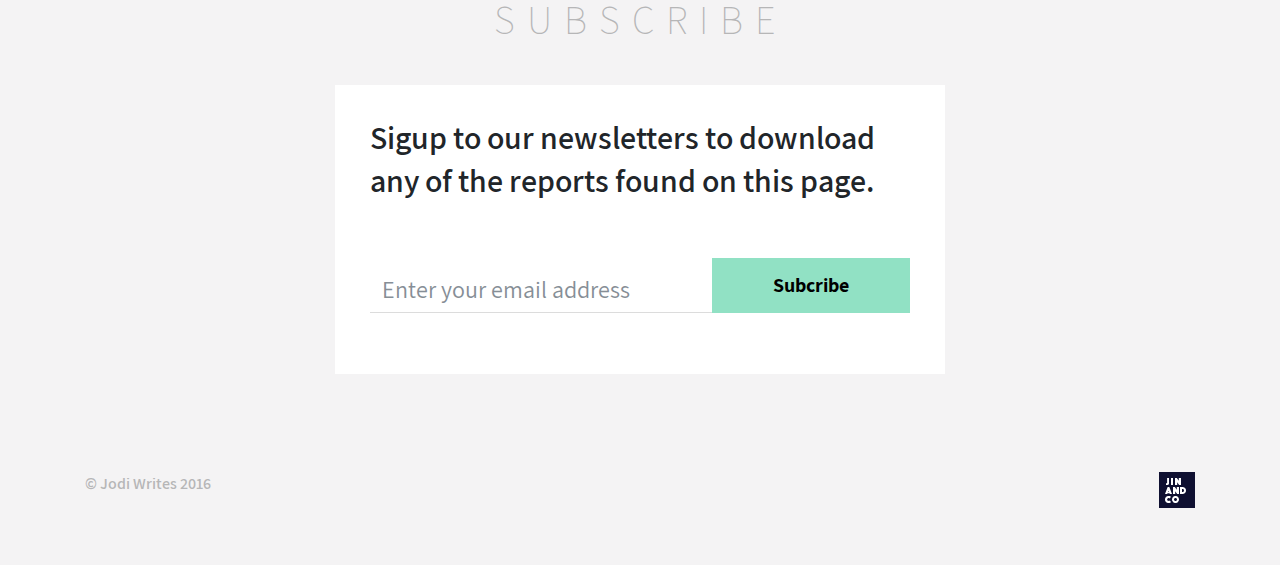
<file: reports.html>
<!DOCTYPE html>
<html lang="en">
<head>
	<meta charset="utf-8">
	<meta name="viewport" content="width=device-width, initial-scale=1, shrink-to-fit=no">

	<link rel="stylesheet" href="css/bootstrap.min.css">
	<link rel="stylesheet" href="css/font-awesome.min.css">
	<link rel="stylesheet" href="css/main.css">
	<link rel="stylesheet" href="css/font-face.css">
</head>
<body>

	<!-- START HEADER CONVENTION -->
	<header class="header-1">

		<div class="container">
			<div class="tagline">
				<div class="hamburger hidden-md-down">
					<nav class="navbar navbar-light bg-faded navbar-toggleable-md">
					    <button class="navbar-toggler navbar-toggler-right collapsed" type="button" data-toggle="collapse" data-target="#jodi-navbar" aria-controls="jodi-navbar" aria-expanded="false" aria-label="Toggle navigation">
					       <span class="navbar-toggler-icon"></span>
					       <span class="close"><img src="img/close-icon.png"></span>
					    </button>

					    <div class="collapse navbar-collapse" id="jodi-navbar">
					        <ul class="navbar-nav">
                               <li class="nav-item"><a href="index.html" class="nav-link">Home</a></li>
					            <li class="nav-item"><a href="about.html" class="nav-link">About</a></li>
					            <li class="nav-item"><a href="blog.html" class="nav-link">Blog</a></li>
					            <li class="nav-item"><a href="book.html" class="nav-link">Book</a></li>
					            <li class="nav-item"><a href="reports.html" class="nav-link">Reports</a></li>
					            <li class="nav-item"><a href="contact-us.html" class="nav-link">Contact</a></li>
					        </ul>
					    </div>
					</nav>
				</div>

				<p class="text-center">Joanna Maxwell is a <span>writer</span> and <span>reviewer</span> based in Sydney</p>
			</div>
		</div>

		<h1 class="text-center h1-title mb-5">JOANNA MAXWELL</h1>
	</header>
	<!-- END HEADER CONVENTION -->

	<!-- HTML START -->
	<div class="container">
		<!-- Content here -->
		<div class="custom-width-of-global">
			<h1 class="text-center mb-5  mt-5 ">REPORTS</h1>
 
			<div class="media global-color-1 mb-5 custom-hover color-lighted">
				<div class="media-body  ml-5 mr-5">
					<h6 class="medmt-0 color-lighted-not mb-3">Journey without Maps</h6>
					<h4 class="h21  font-weight-bold">Did you know that the fastest growing category of workers in Australia is people over...</h4>
				
				</div>
				<img class="d-flex pull-right" src="img/jm-journeys-without-maps-cover.jpg" alt="Generic placeholder image">
			</div>

			<div class="media global-color-1 mb-5 custom-hover color-lighted">
				<div class="media-body ml-5 mr-5">
					<h6 class="medmt-0 color-lighted-not mb-3">Encore Careers</h6>
					<h4 class="h21  font-weight-bold">Your career shouldn’t feel like a life sentence. So if you’re tired of dragging yourself to work...</h4>
				</div>
				<img class="d-flex pull-right" src="img/jm-encore-cover.jpg" alt="Generic placeholder image">
			</div>

			<div class="media global-color-1 mb-5 custom-hover color-lighted">
				<div class="media-body ml-5 mr-5">
					<h6 class="medmt-0 color-lighted-not mb-3">Same same but different</h6>
					<h4 class="h21  font-weight-bold">You may be happy in your current career, and plan to keep working because you find it fulfilling...</h4>
				</div>
				<img class="d-flex pull-right" src="img/jm-samesame-cover.jpg" alt="Generic placeholder image">
			</div>

			<div class="media global-color-1 mb-5 custom-hover color-lighted">
				<div class="media-body ml-5 mr-5">
					<h6 class="medmt-0 color-lighted-not mb-3">Land that job</h6>
					<h4 class="h21  font-weight-bold">Are you keen to find a new job after a redundancy? Or would love to quit and find...</h4>
				</div>
				<img class="d-flex pull-right" src="img/jm-landthatjob-cover.jpg" alt="Generic placeholder image">
			</div>

			<div class="media global-color-1 mb-5 custom-hover color-lighted">
				<div class="media-body ml-5 mr-5">
					<h6 class="medmt-0 color-lighted-not mb-3">Seniorpreneurs</h6>
					<h4 class="h21  font-weight-bold">Seniorpreneurs are the fastest growing segment of business startups. Entrepreneurs... </h4>
				</div>
				<img class="d-flex pull-right" src="img/jm-seniorpreneur-cover.jpg" alt="Generic placeholder image">
			</div>

			<div class="container">
				<!-- Content here -->
				<div class="custom-width-of-global">
					<h1 class="text-center mb-5 mt-5">SUBSCRIBE</h1>
					<div class="subcribe-container mb-5">
						<h2>Sigup to our newsletters to download</h2>
						<h2>any of the reports found on this page.</h2>			
						<div class="form-group bs-float-label mt-5">
							<input id="float-input-1" type="text" class="form-control float-input" placeholder="Enter your email address"/><button type="button" class="btn btn-one btn-for-input">Subcribe</button>
							<label for="float-input-1" class="float-label">Email Address</label>
						</div>
					</div>
				</div>
			</div>
		</div>
	</div>
	<!-- HTML END -->

	<!-- START FOOTER CONVENTION -->
	
	<footer class="footer">

		<div class="container">
			<div class="row">
				<div class="col text-left">
					&copy; Jodi Writes 2016
				</div>

				<div class="col text-right">
					<?xml version="1.0" encoding="UTF-8"?>
					<svg width="36px" height="36px" viewBox="0 0 36 36" version="1.1" xmlns="http://www.w3.org/2000/svg" xmlns:xlink="http://www.w3.org/1999/xlink">
					    <!-- Generator: Sketch 46.2 (44496) - http://www.bohemiancoding.com/sketch -->
					    <title>Logo</title>
					    <desc>Created with Sketch.</desc>
					    <defs></defs>
					    <g id="Page-1" stroke="none" stroke-width="1" fill="none" fill-rule="evenodd">
					        <g id="vikki-home-2" transform="translate(-1270.000000, -2030.000000)">
					            <g id="Footer" transform="translate(135.000000, 1994.000000)">
					                <g id="Logo" transform="translate(1135.000000, 36.000000)">
					                    <rect id="Rectangle-path" fill="#0F1031" x="0" y="0" width="36" height="36"></rect>
					                    <g id="Group" transform="translate(6.000000, 6.000000)" fill="#FFFFFF">
					                        <path d="M1,5.32105507 L1.633,5.32105507 C1.81789474,5.32105507 1.94215789,5.27919613 2.00578947,5.19509598 C2.06926316,5.11099582 2.10115789,4.99210878 2.10115789,4.83824373 L2.10115789,0 L4,0 L4,5.22625126 C4,5.87707179 3.877,6.33541763 3.63131579,6.60128881 C3.38563158,6.86735112 2.99405263,7 2.45673684,7 L1.00015789,7 L1.00015789,5.32105507 L1,5.32105507 Z" id="Shape"></path>
					                        <polygon id="Shape" points="6 0 8 0 8 7 6 7"></polygon>
					                        <polygon id="Shape" points="10 0 11.8486549 0 13.792157 2.69705657 13.792157 0 16 0 16 7 14.1407638 7 12.2076506 4.31345566 12.2076506 7 10 7"></polygon>
					                        <path d="M2.65880937,9 L4.34080779,9 L7,16 L4.79255654,16 L4.56151385,15.3704128 L2.43829473,15.3704128 L2.20686921,16 L0,16 L2.65880937,9 L2.65880937,9 Z M4,14 L3.50040469,13 L3,14 L4,14 L4,14 Z" id="Shape"></path>
					                        <polygon id="Shape" points="8 9 9.84865489 9 11.792157 11.6972477 11.792157 9 14 9 14 16 12.1405714 16 10.2074582 13.3132645 10.2074582 16 8 16"></polygon>
					                        <path d="M15,16 L15,9 L16.9136469,9 C17.5619544,9 18.1397978,9.0733945 18.6464234,9.22037462 C19.1532375,9.36735474 19.5807323,9.58792049 19.9292847,9.8816896 C20.2776487,10.1754587 20.5429253,10.5410933 20.7258682,10.9780199 C20.9088112,11.415711 21,11.9212538 21,12.4946483 C21,13.0684251 20.9088112,13.5737768 20.7258682,14.0110856 C20.5429253,14.4483945 20.2776487,14.8140291 19.9292847,15.1079893 C19.5807323,15.4015673 19.1534259,15.6238532 18.6464234,15.7742737 C18.1397978,15.9248853 17.5619544,16 16.9136469,16 L15,16 L15,16 Z M17,14 C17.636891,14 18.1292343,13.8762612 18.4777262,13.6289739 C18.8259861,13.3814963 19,13.0034266 19,12.4947649 C19,11.9862935 18.8259861,11.6101275 18.4777262,11.3660765 C18.1292343,11.1222159 17.636891,11 17,11 L17,14 L17,14 Z" id="Shape"></path>
					                        <path d="M0,21.5001821 C0,20.9666944 0.0926361498,20.4852987 0.278270309,20.0550843 C0.463361679,19.6248699 0.715216211,19.2564009 1.03311019,18.9496774 C1.35100416,18.6431359 1.72191062,18.4081755 2.14564863,18.244796 C2.56938665,18.0815987 3.02008323,18 3.4966528,18 C3.87443459,18 4.21005971,18.036428 4.50497557,18.1098303 C4.79952958,18.1834149 5.05283155,18.2664706 5.26506242,18.3599084 C5.51004161,18.4662781 5.72209155,18.583394 5.9010313,18.7097991 L4.85778904,20.5599761 C4.75176407,20.4801988 4.63542609,20.4037 4.51022254,20.3301155 C4.39750317,20.2767485 4.26289126,20.2250208 4.10765334,20.1749323 C3.95187263,20.1248439 3.7749231,20.0998907 3.57626199,20.0998907 C3.37072553,20.0998907 3.18201556,20.136683 3.00995115,20.2099032 C2.83770581,20.2829413 2.68717206,20.3831182 2.55780713,20.5098876 C2.42898498,20.6364748 2.32784512,20.7847367 2.25474941,20.9548553 C2.18183463,21.1247918 2.1454677,21.3065674 2.1454677,21.4998179 C2.1454677,21.6932504 2.18328207,21.8748439 2.25981545,22.0445983 C2.33562511,22.214899 2.44002171,22.363343 2.57264339,22.4897481 C2.70508413,22.6163353 2.86068392,22.7165123 3.03944274,22.7897325 C3.21820156,22.8631349 3.41378686,22.899745 3.6258368,22.899745 C3.83734395,22.899745 4.02659671,22.8733347 4.19214764,22.8196035 C4.35733671,22.7664186 4.49647187,22.7064946 4.60919124,22.6396493 C4.74163199,22.5667933 4.85760811,22.4799126 4.95675773,22.3797356 L6,24.2300947 C5.82124118,24.3765352 5.60937217,24.5069473 5.36439298,24.6202383 C5.15234304,24.713494 4.89723177,24.8001925 4.59924009,24.880152 C4.30142935,24.9599292 3.96001447,25 3.57626199,25 C3.05970689,25 2.58277547,24.9149407 2.1454677,24.7453684 C1.7085218,24.5752498 1.33074,24.3368287 1.01284603,24.029923 C0.695313914,23.7233816 0.446897051,23.3550947 0.267957301,22.9252446 C0.0891984802,22.4953945 0,22.0201915 0,21.5001821 L0,21.5001821 Z" id="Shape"></path>
					                        <path d="M7,21.5 C7,21.0199043 7.09160683,20.5667638 7.27518472,20.1398501 C7.45839838,19.7133007 7.70826829,19.3413904 8.02515871,19.0248478 C8.34168488,18.7083051 8.71321157,18.4582401 9.13992091,18.2748348 C9.56663024,18.0914295 10.0201114,18 10.4998179,18 C10.9802529,18 11.4331876,18.0912473 11.859897,18.2748348 C12.2866063,18.4582401 12.6584972,18.7083051 12.9752055,19.0248478 C13.2917317,19.3413904 13.5416016,19.7133007 13.7251795,20.1398501 C13.9083932,20.5667638 14,21.0199043 14,21.5 C14,21.9800957 13.9083932,22.4334183 13.7251795,22.8599677 C13.5416016,23.2868814 13.2917317,23.6584274 12.9752055,23.9749701 C12.6586794,24.291877 12.2867884,24.5415778 11.859897,24.7249831 C11.4333698,24.9085705 10.9802529,25 10.4998179,25 C10.0201114,25 9.56663024,24.9085705 9.13992091,24.7249831 C8.71339369,24.5415778 8.341867,24.291877 8.02515871,23.9749701 C7.70826829,23.6584274 7.45839838,23.2868814 7.27518472,22.8599677 C7.09178895,22.4334183 7,21.9800957 7,21.5 L7,21.5 Z M9,21.5 C9,21.70726 9.0394172,21.9018345 9.11786132,22.0837237 C9.19669572,22.2661983 9.30382464,22.4252537 9.43963835,22.5606948 C9.57506179,22.696331 9.73409653,22.803669 9.91596201,22.8821233 C10.0980226,22.9607728 10.2925719,23 10.4998049,23 C10.7070379,23 10.9015871,22.960968 11.084038,22.8821233 C11.2662937,22.803669 11.4251333,22.696331 11.5607519,22.5606948 C11.6965656,22.4252537 11.8034994,22.2660031 11.8821387,22.0837237 C11.9605828,21.9016393 12,21.70726 12,21.5 C12,21.29274 11.9605828,21.0979703 11.8821387,20.9160812 C11.8034994,20.7336066 11.6963705,20.5749415 11.5607519,20.4393052 C11.4249382,20.3034738 11.2662937,20.1961358 11.084038,20.1178767 C10.9015871,20.0394223 10.7070379,20 10.4998049,20 C10.2925719,20 10.0980226,20.0394223 9.91596201,20.1178767 C9.73390139,20.1961358 9.57506179,20.3034738 9.43963835,20.4393052 C9.30382464,20.5749415 9.19650059,20.7338017 9.11786132,20.9160812 C9.0394172,21.0979703 9,21.2929352 9,21.5 L9,21.5 Z" id="Shape"></path>
					                    </g>
					                </g>
					            </g>
					        </g>
					    </g>
					</svg>
				</div>
			</div>
		</div>

	</footer>
	<!-- END FOOTER CONVENTION -->

	<!-- jQuery first, then Tether, then Bootstrap JS. -->
	<script src="js/jquery-3.2.1.min.js"></script>
	<script src="js/tether.min.js"></script>
	<script src="js/popper.min.js"></script>
	<script src="js/bootstrap.min.js"></script>
	<script src="js/script.js"></script>

</body>
</html>
</file>
<file: css/main.css>
body {
	background: #f3f2f3;
	font-family: 'Assistant';
	font-weight: 500;
}

header {
	position: relative;
	color: #B6B6B7;
}

header .tagline {
	height: 100px;
	padding: 50px 0px 80px;
	position: relative;
}

header .tagline p span {
	color: #90E0C3;
}

header .tagline .hamburger {
	position: absolute;
	left: 100px;
	top: 30px;
}

header .banner {
	background-color: white;
	position: relative;
}

header .banner h1 {
	text-transform: uppercase;
	font-weight: 600;
	letter-spacing: 7px;
	left: 0px;
	right: 0px;
	margin: 0px auto;
	position: absolute;
	top: -20px;
	text-align: center;
	color: #000;
}

header .navbar-toggler:hover,
header .navbar-toggler:focus,
header .navbar-toggler:active,
header .navbar-toggler {
	border: none;
	outline: none;
	z-index: 999;
	cursor: pointer;
}

header .navbar-toggler > .close {
	display: inline;
	margin-left: 5px;
}

header .navbar-toggler > .close img {
	height: 20px;
	width: 20px;
}

header .navbar-toggler.collapsed > .close,
header .navbar-toggler:not(.collapsed) > .navbar-toggler-icon {
	display: none;
}

header .navbar-collapse.collapsing {
	opacity: 0;
}

header .navbar-collapse.show {
	opacity: 1;
	transition: opacity .1s ease-in;
	position: fixed;
	top: 0;
	left: 0;
	background: white;
	width: 100%;
	height: 100%;
	z-index: 9;

	display: flex;
	align-items: center;
	justify-content: center;
	overflow-y: hidden;
}

header .navbar-collapse.show ul {
	width: 300px;
	margin: 0px auto;
	text-align: center;
}

header .navbar-collapse.show ul li {
	line-height: 72px;
}

header .navbar-collapse.show ul li a {
	color: #000 !important;
	font-family: 'Assistant', Assistant;
	font-size: 35px;
}

header .navbar-collapse.show ul li a:hover {
	color: #90e0c3 !important;
}

.header-1 .banner {
	background-image: url(../img/bg.png);
	height: 400px;
}

.header-1 .profile {
	bottom: -115px;
	left: 0px;
	right: 0px;
	margin: 0px auto;
	position: absolute;
}

.header-1 .profile img {
	width: 55%;
	border-radius: 50%;
    border: solid 7px #ffffff;
}

.header-1 .inline-profile {
	margin-left: 210px;
}

.header-1 .social-icons {
	display: inline-block;
}

.header-1 .social-icons ul {
	margin-bottom: 0px !important;
}

.header-2 .banner {
	height: 500px;
}

.header-2 .banner-content {
	height: inherit;
	padding-top: 10px;
}

.header-2 .book-title {
	font-weight: 600;
	letter-spacing: 5px;
	color: #000;
}

.header-2 .book-author {
	font-weight: 200;
	letter-spacing: 5px;
	color: #B6B6B7;
	text-transform: uppercase;
}

.header-2 .book-author {
	font-weight: 200;
	letter-spacing: 5px;
	color: #B6B6B7;
	text-transform: uppercase;
}

.header-2 .content-right img {
	width: 100%;
}

.header-3 .banner {
	background: url(../img/img1.png) no-repeat center center / cover;
	height: 400px;
}

.social-icons [class*="fa fa-"] {
	background-color: #90E0C3;
	border-radius: 30px;
	color: #fff;
	display: inline-block;
	height: 40px;
	width: 40px;
	line-height: 40px;
	margin: auto 3px;
	font-size: 20px;
	text-align: center;
	text-decoration: none;
}

.follow-us-div .social-icons {
	margin: 0px auto;
}

.footer {
	color: #B6B6B7;
	padding: 50px 0px;
}

.custom-width-of-global {
	max-width: 640px;
	margin: auto;
}

@media (max-width: 767px) {
	header .tagline .hamburger {
		top: 0px;
		left: 0px;
		right: 0px;
	}

	header .navbar-toggler {
		margin: 0px auto;
	}

	header .navbar-collapse.show {
		padding: 50px 0px;
		display: block;
	}
}
































/*--------------------------------------------------START HERE---------------------------------------------------------- */
.h36 {
	font-size: 36px !important;
}
.h34 {
	font-size: 36px !important;
}
.h48 {
	font-size: 48px !important;
}
.h21 {
	font-size: 21px !important;
}
.h14 {
	font-size: 14px !important;
}
.font-weight-bold {
	font-weight: 600;
}
.w-no-wrap {
	white-space: nowrap;
}
.color-lighted {
	color:#90e0c3;
}
.color-lighted-not {
	color:#333333;
}
.quote {
	line-height: 1.27;
}
.Jodi {

	font-family: CheddarJack;
	font-size: 139.4px;
	text-align: left;
	color: #90e0c3;
}




.mt-6 {
	margin-top: 10rem!important;
}

.mt-7 {
	margin-top: 7rem!important;
}

h1 {
	font-family: Assistant;
	color:;
	line-height: 0.84;
	letter-spacing: 12px;
	color: #b6b6b7;
	font-weight: 200;
}
h5 {
	color:#333333;
}



body {

	background: #F4F3F4;
	font-family: 'Assistant' !important;
}
.media {
	align-items: center;
}
.media img {
	max-height: 214px;
}
.global-color-1 {
	background: #ffffff
}
.custom-width-of-global {
	max-width: 640px;
	margin: auto;
}
.custom-p-line-height {
	line-height: 1.3;
}
.blockquote {
	margin-bottom: 2rem;
}
.blockquote p {
	line-height: 1.52;
	font-size: 21px;
}

.custom-hover:hover {
	background: #90e0c3 ;
	cursor: pointer;
	color:#333333;
}
.custom-full-bg {
	background: #DFDFE1;
}
.padding-custom-full {
	padding-bottom: 50px !important;
	padding-top: 50px !important;
}

.btn-for-input {
	position: absolute;
	top: 12px;
	right: 0;
}

.reviews-writing-container {
	color: #90e0c3;
}

.bs-float-label {
	position:relative;
	padding: 10px 0;


}
.bs-float-label > .float-input {margin-top:10px;}
.bs-float-label > .float-input:focus {
	/*border-color: #f06d06;*/
}
.bs-float-label > .float-label {
	position:absolute; 
	top:3px; 
	font-size: 18px;
	left:10px; 
	background:rgba(255, 255, 255, .32); 
	-webkit-transition: top .5s ease-in-out, opacity .5s ease-in-out; /* For Safari 3.1 to 6.0 */
	transition: top .5s ease-in-out, opacity .5s ease-in-out;
	opacity:0;
}
.bs-float-label > .float-label.show { color:#333; top:1px; opacity:1; }



input.float-input,input.float-input:focus {
	border: none;
	border-bottom: solid 1px #DCDCDC;
	border-radius: 0;
	background: transparent;
	font-size: 24px
}

.btn {
	border-radius: 0;
	padding: 14px 60px;
	font-size: 20px;
}
.btn-one {
	background: #91E1C4;
	cursor: pointer;
	font-weight: 600
}

.subcribe-container {
	background: #ffffff;
	padding: 35px;
}

.container-quote {
	max-width: 700px;
}

.jodi-writes-side {
	width: 240px;
	margin: auto;
	text-align: left;
	padding-left: 67px;
}

.social-icons-side [class*="fa fa-"] {
	background: transparent;
	border: solid 1px #000000;
	color: #000000;

}

.h1-title {
	text-transform: uppercase;
	font-weight: 600;
	letter-spacing: 7px;
	color: #000000;
}

.line-height-21 {
	line-height: 21px;
}
.mt-quote {
	margin-top: 7px;
}

.lh-14 {
	line-height: 14px;
}

.f24 {
	font-size: 24px;
}

.post-nav a {
    color: #E46085;
}

.pagination {
    display: inline-block;
    padding-left: 0;
    margin: 20px 0;
    border-radius: 4px;
}

.pagination a,.pagination span {
	font-size: 27px;
}

::-webkit-input-placeholder { /* WebKit, Blink, Edge */

	font-size: 24px !important;
}
:-moz-placeholder { /* Mozilla Firefox 4 to 18 */
	color:    #000000;
	opacity:  1;
	font-size: 24px !important;
}
::-moz-placeholder { /* Mozilla Firefox 19+ */
	color:    #000000;
	opacity:  1;
	font-size: 24px !important;
}
:-ms-input-placeholder { /* Internet Explorer 10-11 */
	color:    #000000;
}
::-ms-input-placeholder { /* Microsoft Edge */
	color:    #000000;
	font-size: 24px !important;
}

/*--------------------------------------------------END HERE---------------------------------------------------------- */


@media only screen and (max-width: 575px) {
	/* For mobile phones: */
	.img-responsive-custom {
		height: 200px;
		width: 200px !important;
	}
	.content-right {
		text-align: center;
	}
	.jodi-writes-side {
		margin: auto !important;
		padding:0;
	}
	.book-title {
		margin-top: 50px;
	}

}


@media only screen and (max-width: 767px) {
	/* For mobile phones: */
	
	.btn {

		padding: 14px 20px;

	}

	.bs-float-label {
		text-align: right;

	}
	.btn-for-input {
   		 position: relative;
   		

	}
}


@media only screen and (max-width: 396px) {
	/* For mobile phones: */
	
	.header-2 .banner {
	    height: auto;
	    padding-bottom: 40px;
	}
}
</file>
<file: css/font-face.css>
@font-face {
    font-family: Assistant;
    font-weight: 200;
    src: url(../fonts/Assistant-ExtraLight.ttf);
}

@font-face {
    font-family: Assistant;
    font-weight: 300;
    src: url(../fonts/Assistant-Light.ttf);
}

@font-face {
    font-family: Assistant;
    font-weight: 400;
    src: url(../fonts/Assistant-Regular.ttf);
}

@font-face {
    font-family: Assistant;
    font-weight: 500;
    src: url(../fonts/Assistant-SemiBold.ttf);
}

@font-face {
    font-family: Assistant;
    font-weight: 600;
    src: url(../fonts/Assistant-Bold.ttf);
}

@font-face {
    font-family: Assistant;
    font-weight: 700;
    src: url(../fonts/Assistant-ExtraBold.ttf);
}

@font-face {
    font-family: CheddarJack;
    font-style: 400;
    src: url(../fonts/Cheddar-Jack.ttf);
}

@font-face {
    font-family: Swistblnk;
    font-style: 400;
    src: url(../fonts/Swistblnk-Duwhoers-Brush.ttf);
}
</file>
